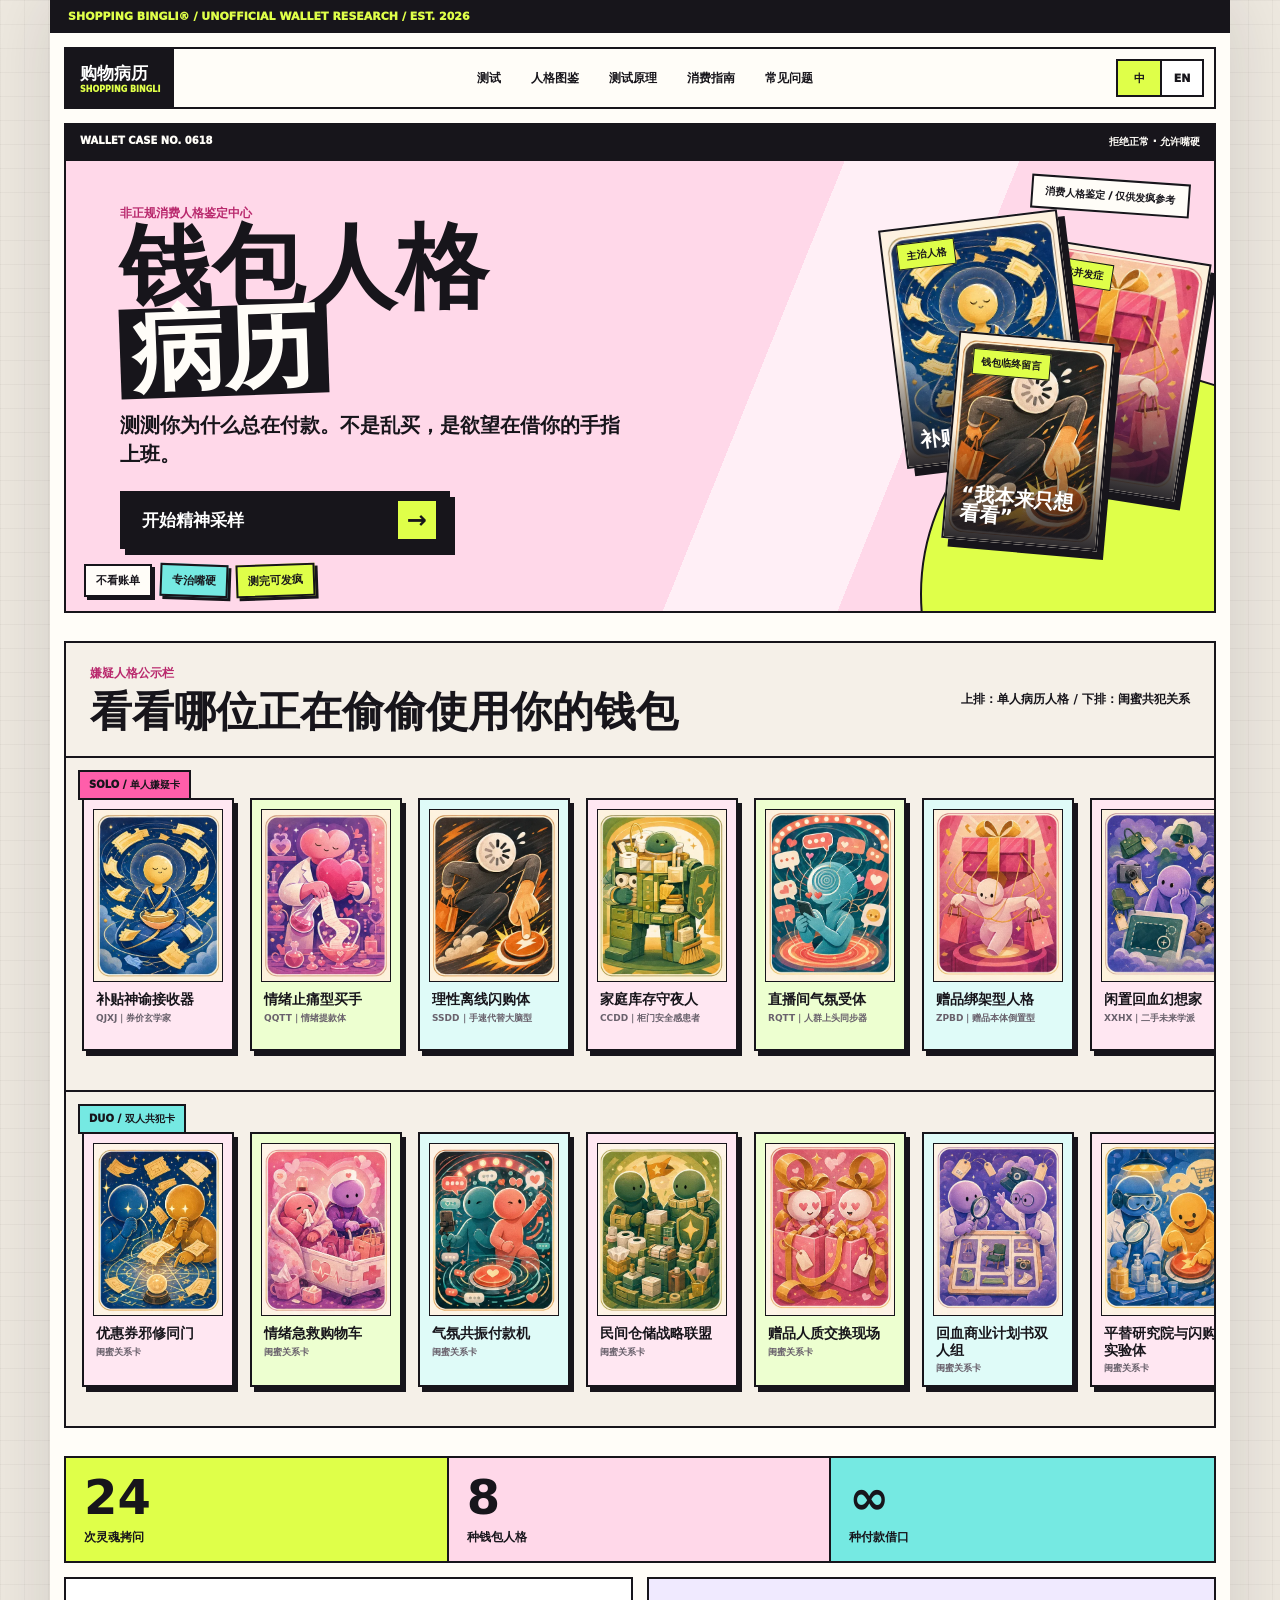
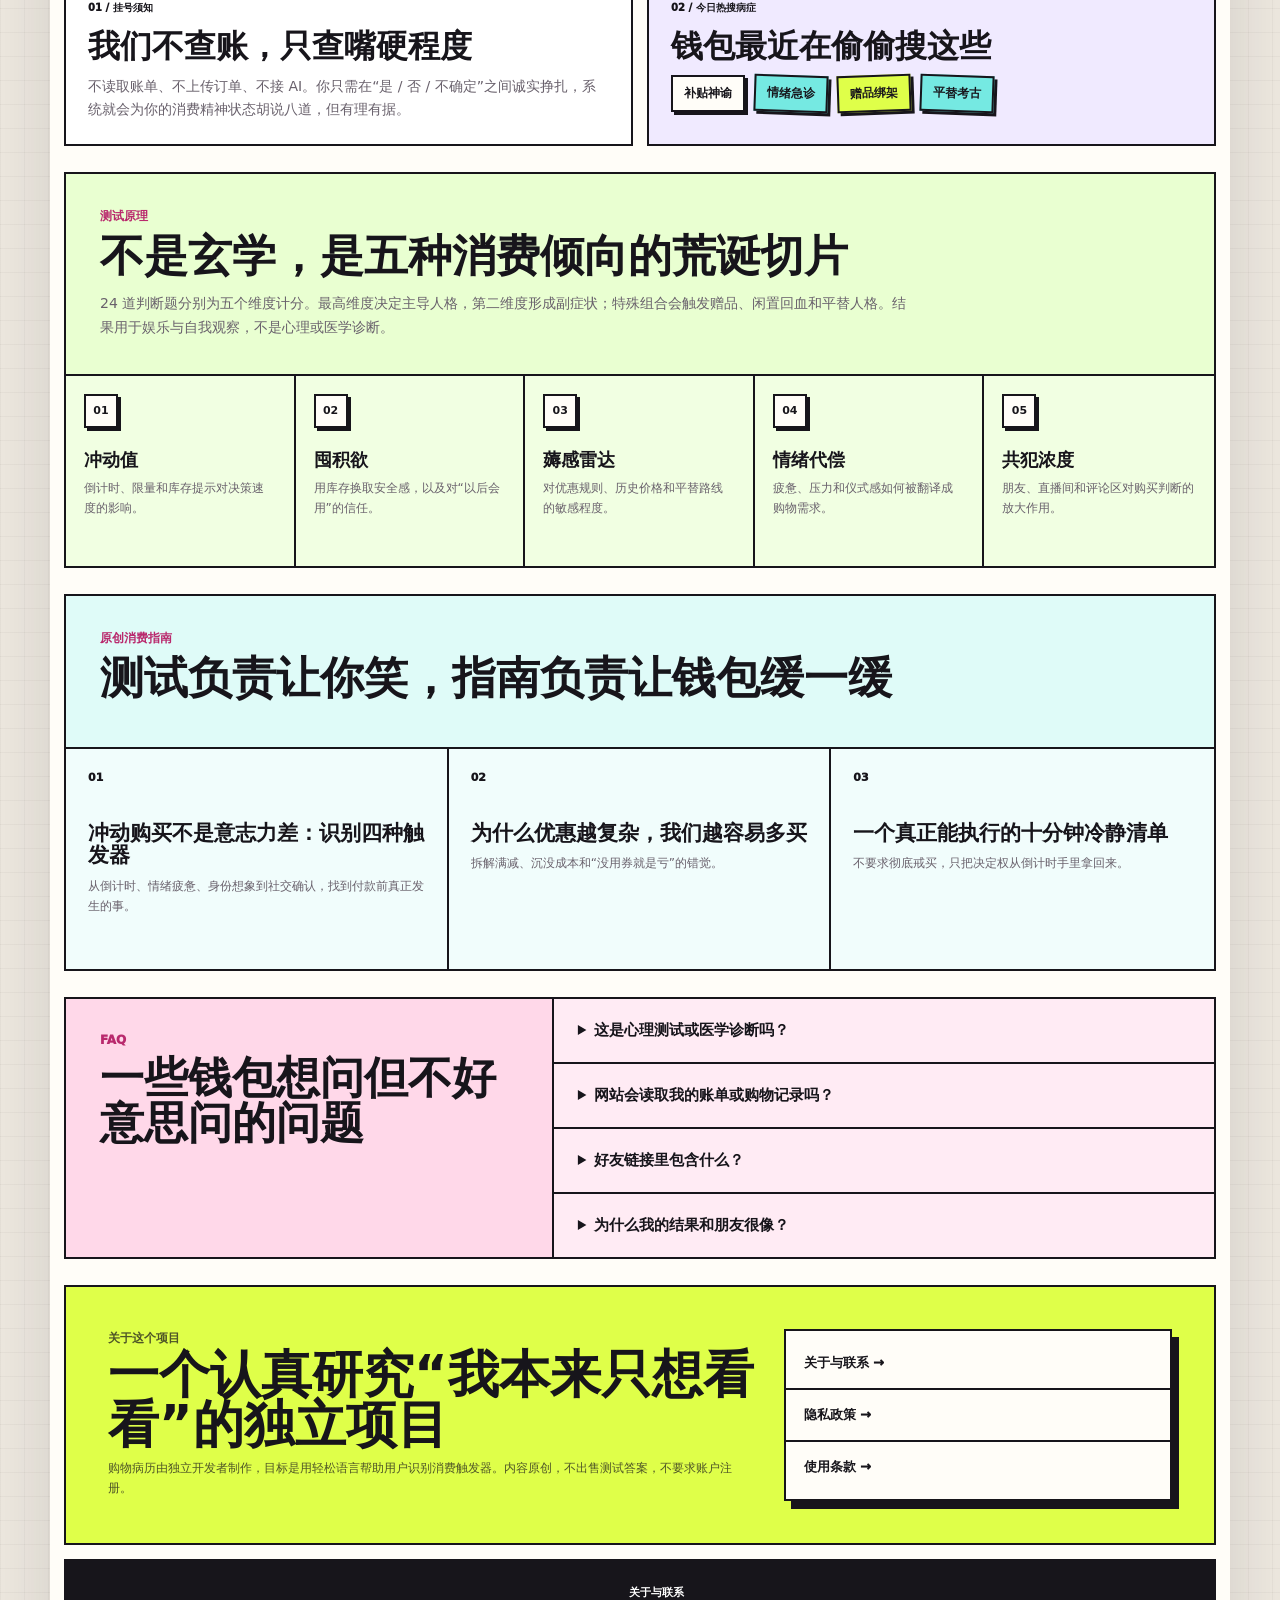
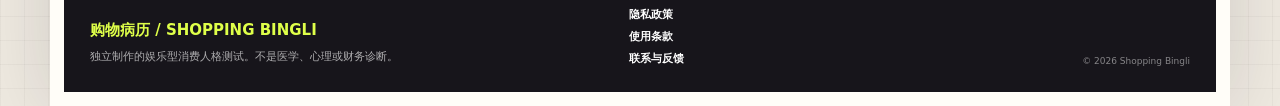
<file: index.html>
<!doctype html>
<html lang="zh-CN">
  <head>
    <meta charset="utf-8" />
    <meta name="viewport" content="width=device-width, initial-scale=1" />
    <meta
      name="description"
      content="购物病历，618 前先挂个号，测测你的钱包得了什么病。"
    />
    <meta property="og:title" content="购物病历｜测测你的钱包人格病历" />
    <meta property="og:description" content="不是乱买，是你的消费人格在发言。" />
    <meta property="og:type" content="website" />
    <meta property="og:url" content="https://bingli.200305.xyz/" />
    <meta property="og:image" content="https://bingli.200305.xyz/assets/share-cover.png" />
    <meta name="twitter:card" content="summary_large_image" />
    <meta name="twitter:title" content="购物病历｜测测你的钱包人格病历" />
    <meta name="twitter:description" content="不是乱买，是你的消费人格在发言。" />
    <meta name="twitter:image" content="https://bingli.200305.xyz/assets/share-cover.png" />
    <link rel="canonical" href="https://bingli.200305.xyz/" />
    <link rel="alternate" hreflang="zh-CN" href="https://bingli.200305.xyz/?lang=zh" />
    <link rel="alternate" hreflang="en" href="https://bingli.200305.xyz/?lang=en" />
    <link rel="alternate" hreflang="x-default" href="https://bingli.200305.xyz/" />
    <link rel="preload" as="image" href="./assets/image2/shopping-diagnosis-role-cards.webp" type="image/webp" />
    <link rel="preload" as="image" href="./assets/image2/shopping-diagnosis-duo-cards.webp" type="image/webp" />
    <title>购物病历 | 618 前先挂个号</title>
    <link rel="stylesheet" href="./styles.css?v=hero-controls-1" />
    <script
      defer
      src="https://cloud.umami.is/script.js"
      data-website-id="84d63d0f-6bb4-4ded-9f46-716afaa858d9"
    ></script>
  </head>
  <body>
    <main class="app-shell">
      <header class="site-header">
        <a class="site-brand" href="./" aria-label="购物病历首页">
          <span data-zh="购物病历" data-en="SHOPPING BINGLI">购物病历</span>
          <small>SHOPPING BINGLI</small>
        </a>
        <nav class="site-nav" aria-label="主导航">
          <a href="#test" data-zh="测试" data-en="Test">测试</a>
          <a href="#types" data-zh="人格图鉴" data-en="Types">人格图鉴</a>
          <a href="#method" data-zh="测试原理" data-en="Method">测试原理</a>
          <a href="#guides" data-zh="消费指南" data-en="Guides">消费指南</a>
          <a href="#faq" data-zh="常见问题" data-en="FAQ">常见问题</a>
        </nav>
        <div class="language-switch" role="group" aria-label="Language">
          <button type="button" data-lang-switch="zh" aria-pressed="true">中</button>
          <button type="button" data-lang-switch="en" aria-pressed="false">EN</button>
        </div>
      </header>

      <section id="homeView" class="view active" aria-labelledby="homeTitle">
        <div id="test" class="hero">
          <div class="hero-topline" aria-hidden="true">
            <span>WALLET CASE NO. 0618</span>
            <span data-zh="拒绝正常 · 允许嘴硬" data-en="NORMALITY OPTIONAL · DENIAL ALLOWED">拒绝正常 · 允许嘴硬</span>
          </div>

          <div class="hero-layout">
            <div class="hero-copy-block">
              <p class="eyebrow" data-zh="非正规消费人格鉴定中心" data-en="UNOFFICIAL SHOPPING PERSONALITY LAB">非正规消费人格鉴定中心</p>
              <h1 id="homeTitle">
                <span data-zh="钱包人格" data-en="WALLET">钱包人格</span><br />
                <em data-zh="病历" data-en="PERSONALITY">病历</em>
              </h1>
              <p class="hero-copy" data-zh="测测你为什么总在付款。不是乱买，是欲望在借你的手指上班。" data-en="Find out why you keep checking out. It is not random shopping; desire has borrowed your fingers for a shift.">
                测测你为什么总在付款。不是乱买，是欲望在借你的手指上班。
              </p>
              <button id="startBtn" class="primary-button hero-cta">
                <span data-zh="开始精神采样" data-en="START THE TEST">开始精神采样</span>
                <b aria-hidden="true">→</b>
              </button>
            </div>

            <div class="hero-deck" aria-hidden="true">
              <div class="deck-card deck-card-a">
                <span data-zh="主治人格" data-en="PRIMARY TYPE">主治人格</span>
                <strong data-zh="补贴神谕接收器" data-en="SUBSIDY ORACLE">补贴神谕接收器</strong>
              </div>
              <div class="deck-card deck-card-b">
                <span data-zh="高危并发症" data-en="HIGH-RISK SIDE EFFECT">高危并发症</span>
                <strong data-zh="赠品绑架" data-en="FREE-GIFT HOSTAGE">赠品绑架</strong>
              </div>
              <div class="deck-card deck-card-c">
                <span data-zh="钱包临终留言" data-en="LAST WALLET MESSAGE">钱包临终留言</span>
                <strong data-zh="“我本来只想看看”" data-en="“I WAS JUST LOOKING”">“我本来只想看看”</strong>
              </div>
            </div>
          </div>

          <div class="hero-stickers" aria-hidden="true">
            <span data-zh="不看账单" data-en="NO BANK DATA">不看账单</span>
            <span data-zh="专治嘴硬" data-en="DENIAL FRIENDLY">专治嘴硬</span>
            <span data-zh="测完可发疯" data-en="MEME-READY RESULT">测完可发疯</span>
          </div>
        </div>

        <section id="types" class="role-showcase" aria-labelledby="roleShowcaseTitle">
          <div class="role-showcase-head">
            <div>
              <p class="eyebrow" data-zh="嫌疑人格公示栏" data-en="PERSONALITY SUSPECT BOARD">嫌疑人格公示栏</p>
              <h2 id="roleShowcaseTitle" data-zh="看看哪位正在偷偷使用你的钱包" data-en="Meet the personality secretly operating your wallet">看看哪位正在偷偷使用你的钱包</h2>
            </div>
            <span data-zh="上排：单人病历人格 / 下排：闺蜜共犯关系" data-en="Top: solo personality files / Bottom: friend accomplice files">上排：单人病历人格 / 下排：闺蜜共犯关系</span>
          </div>
          <div
            id="roleMarquee"
            class="role-marquee"
            role="button"
            tabindex="0"
            aria-pressed="false"
            data-aria-zh="暂停或继续人格卡片滚动"
            data-aria-en="Pause or resume the personality cards"
          ></div>
        </section>

        <div class="quick-stats" aria-label="产品特点">
          <div>
            <strong>24</strong>
            <span data-zh="次灵魂拷问" data-en="honest questions">次灵魂拷问</span>
          </div>
          <div>
            <strong>8</strong>
            <span data-zh="种钱包人格" data-en="wallet personalities">种钱包人格</span>
          </div>
          <div>
            <strong>∞</strong>
            <span data-zh="种付款借口" data-en="checkout excuses">种付款借口</span>
          </div>
        </div>

        <section class="panel">
          <p class="panel-index" data-zh="01 / 挂号须知" data-en="01 / BEFORE YOU START">01 / 挂号须知</p>
          <h2 data-zh="我们不查账，只查嘴硬程度" data-en="We do not inspect your bank account. We inspect your excuses.">我们不查账，只查嘴硬程度</h2>
          <p data-zh="不读取账单、不上传订单、不接 AI。你只需在“是 / 否 / 不确定”之间诚实挣扎，系统就会为你的消费精神状态胡说八道，但有理有据。" data-en="No bank statements, order uploads or AI profiling. Choose Yes, No or Not sure. The scoring system turns your answers into a playful, evidence-based wallet personality.">
            不读取账单、不上传订单、不接 AI。你只需在“是 / 否 / 不确定”之间诚实挣扎，
            系统就会为你的消费精神状态胡说八道，但有理有据。
          </p>
        </section>

        <section class="panel compact">
          <p class="panel-index" data-zh="02 / 今日热搜病症" data-en="02 / TRENDING WALLET SYMPTOMS">02 / 今日热搜病症</p>
          <h2 data-zh="钱包最近在偷偷搜这些" data-en="Your wallet has been privately searching these terms">钱包最近在偷偷搜这些</h2>
          <div class="tag-cloud">
            <span data-zh="补贴神谕" data-en="Subsidy oracle">补贴神谕</span>
            <span data-zh="情绪急诊" data-en="Mood emergency">情绪急诊</span>
            <span data-zh="赠品绑架" data-en="Gift hostage">赠品绑架</span>
            <span data-zh="平替考古" data-en="Dupe archaeology">平替考古</span>
          </div>
        </section>

        <section id="method" class="content-section method-section">
          <div class="section-heading">
            <p class="eyebrow" data-zh="测试原理" data-en="HOW IT WORKS">测试原理</p>
            <h2 data-zh="不是玄学，是五种消费倾向的荒诞切片" data-en="Not mysticism: five shopping tendencies in an absurd lab coat">不是玄学，是五种消费倾向的荒诞切片</h2>
            <p data-zh="24 道判断题分别为五个维度计分。最高维度决定主导人格，第二维度形成副症状；特殊组合会触发赠品、闲置回血和平替人格。结果用于娱乐与自我观察，不是心理或医学诊断。" data-en="Twenty-four questions score five dimensions. Your highest dimension determines the core type; the second creates a secondary pattern. Special combinations unlock gift, resale and dupe types. Results are for entertainment and self-reflection, not medical or psychological diagnosis.">
              24 道判断题分别为五个维度计分。最高维度决定主导人格，第二维度形成副症状；特殊组合会触发赠品、闲置回血和平替人格。结果用于娱乐与自我观察，不是心理或医学诊断。
            </p>
          </div>
          <div class="dimension-explainer">
            <article><b>01</b><h3 data-zh="冲动值" data-en="Impulse">冲动值</h3><p data-zh="倒计时、限量和库存提示对决策速度的影响。" data-en="How countdowns, scarcity and urgency accelerate decisions.">倒计时、限量和库存提示对决策速度的影响。</p></article>
            <article><b>02</b><h3 data-zh="囤积欲" data-en="Stockpiling">囤积欲</h3><p data-zh="用库存换取安全感，以及对“以后会用”的信任。" data-en="Using inventory as security and trusting that future use will arrive.">用库存换取安全感，以及对“以后会用”的信任。</p></article>
            <article><b>03</b><h3 data-zh="薅感雷达" data-en="Deal radar">薅感雷达</h3><p data-zh="对优惠规则、历史价格和平替路线的敏感程度。" data-en="Sensitivity to coupons, price history and alternative products.">对优惠规则、历史价格和平替路线的敏感程度。</p></article>
            <article><b>04</b><h3 data-zh="情绪代偿" data-en="Mood spending">情绪代偿</h3><p data-zh="疲惫、压力和仪式感如何被翻译成购物需求。" data-en="How fatigue, stress and ritual become shopping needs.">疲惫、压力和仪式感如何被翻译成购物需求。</p></article>
            <article><b>05</b><h3 data-zh="共犯浓度" data-en="Social influence">共犯浓度</h3><p data-zh="朋友、直播间和评论区对购买判断的放大作用。" data-en="How friends, livestreams and comments amplify purchase intent.">朋友、直播间和评论区对购买判断的放大作用。</p></article>
          </div>
        </section>

        <section id="guides" class="content-section guide-section">
          <div class="section-heading">
            <p class="eyebrow" data-zh="原创消费指南" data-en="ORIGINAL SHOPPING GUIDES">原创消费指南</p>
            <h2 data-zh="测试负责让你笑，指南负责让钱包缓一缓" data-en="The test makes you laugh. The guides give your wallet a break.">测试负责让你笑，指南负责让钱包缓一缓</h2>
          </div>
          <div class="guide-grid">
            <a href="./guide-impulse.html"><span>01</span><h3 data-zh="冲动购买不是意志力差：识别四种触发器" data-en="Impulse buying is not weak willpower: four triggers to notice">冲动购买不是意志力差：识别四种触发器</h3><p data-zh="从倒计时、情绪疲惫、身份想象到社交确认，找到付款前真正发生的事。" data-en="Countdowns, fatigue, identity projection and social approval: what really happens before checkout.">从倒计时、情绪疲惫、身份想象到社交确认，找到付款前真正发生的事。</p></a>
            <a href="./guide-discounts.html"><span>02</span><h3 data-zh="为什么优惠越复杂，我们越容易多买" data-en="Why complex discounts often make us buy more">为什么优惠越复杂，我们越容易多买</h3><p data-zh="拆解满减、沉没成本和“没用券就是亏”的错觉。" data-en="How thresholds, sunk costs and unused-coupon anxiety distort value.">拆解满减、沉没成本和“没用券就是亏”的错觉。</p></a>
            <a href="./guide-cooling-off.html"><span>03</span><h3 data-zh="一个真正能执行的十分钟冷静清单" data-en="A ten-minute cooling-off checklist you can actually use">一个真正能执行的十分钟冷静清单</h3><p data-zh="不要求彻底戒买，只把决定权从倒计时手里拿回来。" data-en="Not a shopping ban; a practical way to take decisions back from countdown timers.">不要求彻底戒买，只把决定权从倒计时手里拿回来。</p></a>
          </div>
        </section>

        <section id="faq" class="content-section faq-section">
          <div class="section-heading">
            <p class="eyebrow">FAQ</p>
            <h2 data-zh="一些钱包想问但不好意思问的问题" data-en="Questions your wallet wants to ask anonymously">一些钱包想问但不好意思问的问题</h2>
          </div>
          <div class="faq-list">
            <details><summary data-zh="这是心理测试或医学诊断吗？" data-en="Is this a psychological or medical diagnosis?">这是心理测试或医学诊断吗？</summary><p data-zh="不是。本产品是基于常见消费情境制作的娱乐型自我观察工具，不替代任何专业评估或财务建议。" data-en="No. This is an entertainment and self-reflection tool based on common shopping situations. It does not replace professional assessment or financial advice.">不是。本产品是基于常见消费情境制作的娱乐型自我观察工具，不替代任何专业评估或财务建议。</p></details>
            <details><summary data-zh="网站会读取我的账单或购物记录吗？" data-en="Does the site read my bank statements or purchase history?">网站会读取我的账单或购物记录吗？</summary><p data-zh="不会。测试只在浏览器中计算选择结果，不需要登录，也不会上传订单、账单或支付信息。" data-en="No. Answers are scored in your browser. No login, order upload, bank data or payment information is required.">不会。测试只在浏览器中计算选择结果，不需要登录，也不会上传订单、账单或支付信息。</p></details>
            <details><summary data-zh="好友链接里包含什么？" data-en="What is included in a friend link?">好友链接里包含什么？</summary><p data-zh="链接包含生成搭档结果所需的测试类型和维度数据。请只分享给你信任的人，不要把链接当作私密存储空间。" data-en="The link contains the personality type and dimension scores needed to create a duo result. Share it only with people you trust.">链接包含生成搭档结果所需的测试类型和维度数据。请只分享给你信任的人，不要把链接当作私密存储空间。</p></details>
            <details><summary data-zh="为什么我的结果和朋友很像？" data-en="Why is my result similar to my friend’s?">为什么我的结果和朋友很像？</summary><p data-zh="主结果由最高计分维度决定。相似的购物场景和答案可能得到同类人格，但第二维度和五维分数仍会形成差异。" data-en="The highest-scoring dimension determines the main type. Similar shopping situations can produce the same type, while secondary dimensions still differ.">主结果由最高计分维度决定。相似的购物场景和答案可能得到同类人格，但第二维度和五维分数仍会形成差异。</p></details>
          </div>
        </section>

        <section class="content-section trust-section">
          <div>
            <p class="eyebrow" data-zh="关于这个项目" data-en="ABOUT THIS PROJECT">关于这个项目</p>
            <h2 data-zh="一个认真研究“我本来只想看看”的独立项目" data-en="An independent project seriously studying “I was just looking”">一个认真研究“我本来只想看看”的独立项目</h2>
            <p data-zh="购物病历由独立开发者制作，目标是用轻松语言帮助用户识别消费触发器。内容原创，不出售测试答案，不要求账户注册。" data-en="Shopping Bingli is an independent project using playful language to help people notice shopping triggers. Content is original, results are not sold, and no account is required.">购物病历由独立开发者制作，目标是用轻松语言帮助用户识别消费触发器。内容原创，不出售测试答案，不要求账户注册。</p>
          </div>
          <div class="trust-links">
            <a href="./about.html" data-zh="关于与联系 →" data-en="About & contact →">关于与联系 →</a>
            <a href="./privacy.html" data-zh="隐私政策 →" data-en="Privacy policy →">隐私政策 →</a>
            <a href="./terms.html" data-zh="使用条款 →" data-en="Terms of use →">使用条款 →</a>
          </div>
        </section>
      </section>

      <section id="quizView" class="view" aria-labelledby="quizTitle">
        <header class="topline">
          <button id="backHomeBtn" class="icon-button" aria-label="返回首页" data-aria-zh="返回首页" data-aria-en="Back home">‹</button>
          <div>
            <p class="eyebrow" data-ui="quizEyebrow">症状采样中</p>
            <h1 id="quizTitle" data-ui="quizTitle">抽象诊室卡</h1>
          </div>
          <span id="questionCount" class="count-pill">1/24</span>
        </header>

        <div class="progress-track" aria-hidden="true">
          <div id="progressBar" class="progress-fill"></div>
        </div>

        <section class="question-card">
          <p id="questionKicker" class="question-kicker"></p>
          <h2 id="questionText"></h2>
          <div id="optionList" class="option-list"></div>
        </section>
      </section>

      <section id="resultView" class="view" aria-labelledby="resultTitle">
        <header class="topline">
          <button id="restartTopBtn" class="icon-button" aria-label="重新测试" data-aria-zh="重新测试" data-aria-en="Retake test">‹</button>
          <div>
            <p class="eyebrow" data-ui="resultEyebrow">诊断完成</p>
            <h1 id="resultTitle" data-ui="resultTitle">你的钱包人格档案</h1>
          </div>
          <span id="dangerPill" class="count-pill"></span>
        </header>

        <article id="diagnosisCard" class="diagnosis-card">
          <div class="stamp" data-ui="clinic">618 门诊</div>
          <p class="eyebrow" data-ui="reportEyebrow">抽象病历梗图报告</p>
          <h2 id="diagnosisName"></h2>
          <p id="diagnosisSubtype" class="diagnosis-code"></p>
          <p id="diagnosisSubtitle" class="diagnosis-subtitle"></p>
          <div id="resultTags" class="result-tags" aria-label="结果摘要标签"></div>

          <figure class="role-card">
            <div id="roleCardArt" class="role-card-art" role="img" aria-label=""></div>
          </figure>

          <div class="danger-row">
            <span data-ui="danger">钱包危险等级</span>
            <strong id="dangerStars"></strong>
          </div>

          <dl class="report-list">
            <div class="wide">
              <dt data-ui="persona">人格切片</dt>
              <dd id="personaText"></dd>
            </div>
            <div class="wide">
              <dt data-ui="verdict">精神状态</dt>
              <dd id="verdictText"></dd>
            </div>
            <div>
              <dt data-ui="symptom">钱包雷区</dt>
              <dd id="symptomText"></dd>
            </div>
            <div>
              <dt data-ui="scene">高发场景</dt>
              <dd id="sceneText"></dd>
            </div>
            <div>
              <dt data-ui="prescription">今日处方</dt>
              <dd id="prescriptionText"></dd>
            </div>
            <div>
              <dt data-ui="advice">复查提醒</dt>
              <dd id="adviceText"></dd>
            </div>
          </dl>

          <div class="dimension-grid" id="dimensionGrid"></div>
        </article>

        <section id="friendPanel" class="friend-panel hidden">
          <p class="eyebrow" data-ui="friendEyebrow">闺蜜钱包搭档测试</p>
          <h2 id="friendTitle"></h2>
          <div id="pairCardArt" class="pair-card-art" role="img" aria-label=""></div>
          <dl class="pair-report">
            <div>
              <dt data-ui="friendRisk">一起逛街危险指数</dt>
              <dd id="friendText"></dd>
            </div>
            <div>
              <dt data-ui="friendWhy">为什么会这样</dt>
              <dd id="friendBasis"></dd>
            </div>
            <div>
              <dt data-ui="friendAdvice">相处建议</dt>
              <dd id="friendAdvice"></dd>
            </div>
          </dl>
        </section>

        <canvas id="shareCanvas" width="1080" height="1440" aria-label="购物病历分享图"></canvas>

        <label class="invite-field">
          <span data-ui="inviteLabel">朋友挂号链接</span>
          <input id="inviteLinkField" readonly />
        </label>

        <div class="action-grid">
          <button id="saveImageBtn" class="primary-button" data-ui="shareImage">生成分享图</button>
          <button id="inviteBtn" class="secondary-button" data-ui="inviteFriend">让朋友也挂号</button>
          <button id="copyInviteBtn" class="secondary-button" data-ui="copyLink">复制邀请链接</button>
          <button id="restartBtn" class="ghost-button" data-ui="restart">重新测试</button>
        </div>
      </section>

      <footer class="site-footer">
        <div>
          <strong data-zh="购物病历 / SHOPPING BINGLI" data-en="SHOPPING BINGLI / WALLET PERSONALITY LAB">购物病历 / SHOPPING BINGLI</strong>
          <p data-zh="独立制作的娱乐型消费人格测试。不是医学、心理或财务诊断。" data-en="An independent entertainment-based shopping personality test. Not medical, psychological or financial diagnosis.">独立制作的娱乐型消费人格测试。不是医学、心理或财务诊断。</p>
        </div>
        <nav aria-label="页脚导航">
          <a href="./about.html" data-zh="关于与联系" data-en="About & contact">关于与联系</a>
          <a href="./privacy.html" data-zh="隐私政策" data-en="Privacy">隐私政策</a>
          <a href="./terms.html" data-zh="使用条款" data-en="Terms">使用条款</a>
          <a href="https://github.com/T0305/shopping-bingli/issues" target="_blank" rel="noreferrer" data-zh="联系与反馈" data-en="Contact & feedback">联系与反馈</a>
        </nav>
        <small>© 2026 Shopping Bingli</small>
      </footer>
    </main>

    <button
      id="backToTopBtn"
      class="back-to-top"
      type="button"
      data-aria-zh="返回顶部"
      data-aria-en="Back to top"
      aria-label="返回顶部"
      title="返回顶部"
    >
      <span aria-hidden="true">↑</span>
    </button>
    <div id="toast" class="toast" role="status" aria-live="polite"></div>
    <script src="./translations.js?v=english-polish-1"></script>
    <script src="./app.js?v=hero-controls-1"></script>
  </body>
</html>
</file>
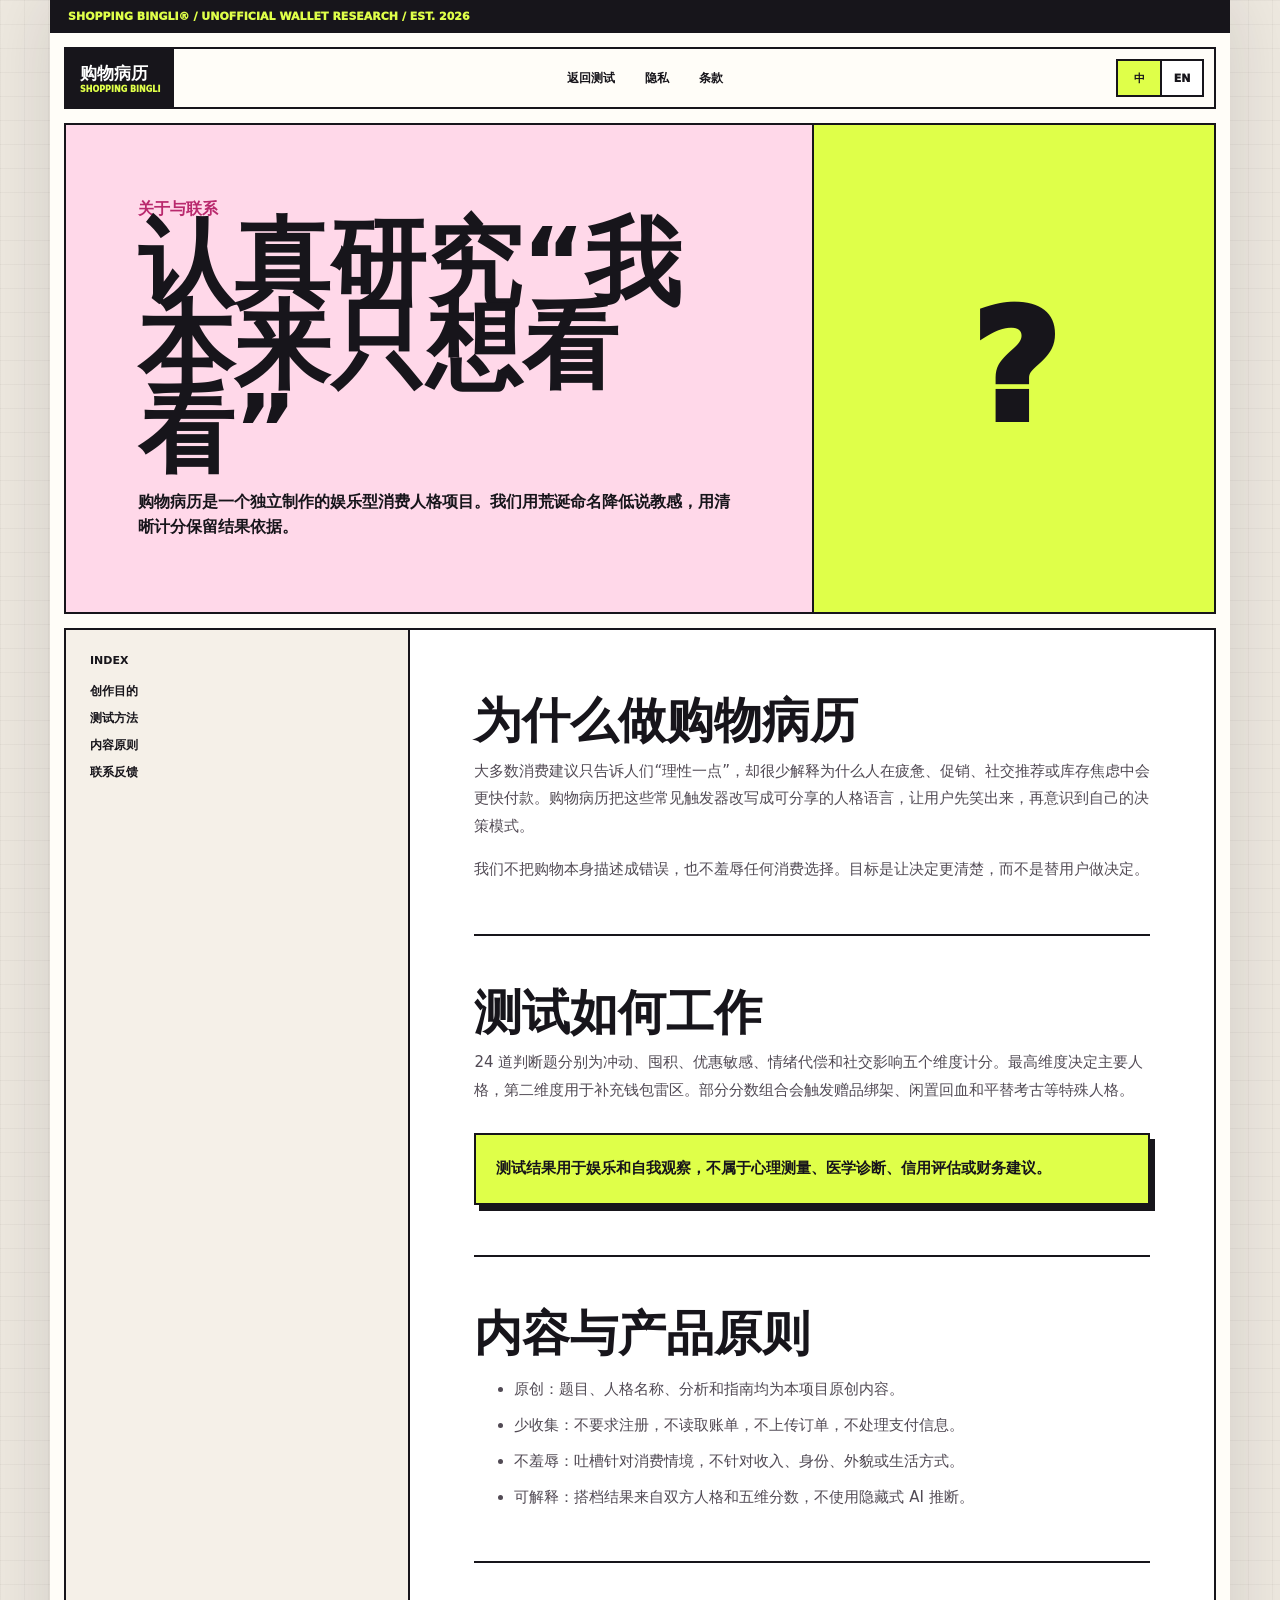
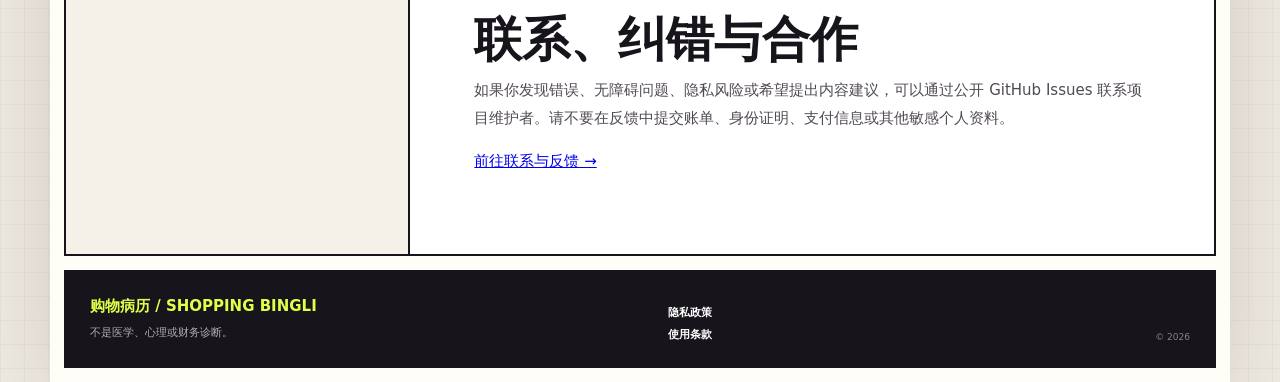
<file: about.html>
<!doctype html>
<html lang="zh-CN">
  <head>
    <meta charset="utf-8" />
    <meta name="viewport" content="width=device-width, initial-scale=1" />
    <meta name="description" content="了解购物病历的创作目的、测试方法、内容原则与联系渠道。" />
    <link rel="canonical" href="https://bingli.200305.xyz/about.html" />
    <title>关于购物病历</title>
    <link rel="stylesheet" href="./styles.css?v=mobile-title-1" />
  </head>
  <body data-title-zh="关于购物病历" data-title-en="About Shopping Bingli" data-description-zh="了解购物病历的创作目的、测试方法、内容原则与联系渠道。" data-description-en="Learn about the purpose, method, editorial principles and contact channel of Shopping Bingli.">
    <main class="app-shell editorial-page">
      <header class="site-header">
        <a class="site-brand" href="./"><span data-zh="购物病历" data-en="SHOPPING BINGLI">购物病历</span><small>SHOPPING BINGLI</small></a>
        <nav class="site-nav"><a href="./" data-zh="返回测试" data-en="Back to test">返回测试</a><a href="./privacy.html" data-zh="隐私" data-en="Privacy">隐私</a><a href="./terms.html" data-zh="条款" data-en="Terms">条款</a></nav>
        <div class="language-switch"><button type="button" data-lang-switch="zh">中</button><button type="button" data-lang-switch="en">EN</button></div>
      </header>

      <section class="editorial-hero">
        <div>
          <p class="eyebrow" data-zh="关于与联系" data-en="ABOUT & CONTACT">关于与联系</p>
          <h1 data-zh="认真研究“我本来只想看看”" data-en="SERIOUSLY STUDYING “I WAS JUST LOOKING”">认真研究“我本来只想看看”</h1>
          <p data-zh="购物病历是一个独立制作的娱乐型消费人格项目。我们用荒诞命名降低说教感，用清晰计分保留结果依据。" data-en="Shopping Bingli is an independently made entertainment project about shopping personalities. Absurd names reduce judgment; transparent scoring keeps the results grounded.">购物病历是一个独立制作的娱乐型消费人格项目。我们用荒诞命名降低说教感，用清晰计分保留结果依据。</p>
        </div>
        <div class="editorial-hero-mark">?</div>
      </section>

      <div class="editorial-body">
        <aside class="editorial-toc"><strong>INDEX</strong><a href="#purpose" data-zh="创作目的" data-en="Purpose">创作目的</a><a href="#method" data-zh="测试方法" data-en="Method">测试方法</a><a href="#principles" data-zh="内容原则" data-en="Principles">内容原则</a><a href="#contact" data-zh="联系反馈" data-en="Contact">联系反馈</a></aside>
        <article class="editorial-copy">
          <section id="purpose">
            <h2 data-zh="为什么做购物病历" data-en="Why Shopping Bingli exists">为什么做购物病历</h2>
            <p data-zh="大多数消费建议只告诉人们“理性一点”，却很少解释为什么人在疲惫、促销、社交推荐或库存焦虑中会更快付款。购物病历把这些常见触发器改写成可分享的人格语言，让用户先笑出来，再意识到自己的决策模式。" data-en="Most shopping advice simply says “be rational,” without explaining why fatigue, promotions, social approval and scarcity accelerate checkout. Shopping Bingli turns those triggers into shareable personality language, helping people laugh first and then notice their own decision patterns.">大多数消费建议只告诉人们“理性一点”，却很少解释为什么人在疲惫、促销、社交推荐或库存焦虑中会更快付款。购物病历把这些常见触发器改写成可分享的人格语言，让用户先笑出来，再意识到自己的决策模式。</p>
            <p data-zh="我们不把购物本身描述成错误，也不羞辱任何消费选择。目标是让决定更清楚，而不是替用户做决定。" data-en="We do not treat shopping itself as a mistake or shame anyone’s choices. The goal is clearer decisions, not decisions made on someone else’s behalf.">我们不把购物本身描述成错误，也不羞辱任何消费选择。目标是让决定更清楚，而不是替用户做决定。</p>
          </section>
          <section id="method">
            <h2 data-zh="测试如何工作" data-en="How the test works">测试如何工作</h2>
            <p data-zh="24 道判断题分别为冲动、囤积、优惠敏感、情绪代偿和社交影响五个维度计分。最高维度决定主要人格，第二维度用于补充钱包雷区。部分分数组合会触发赠品绑架、闲置回血和平替考古等特殊人格。" data-en="Twenty-four questions score impulse, stockpiling, deal sensitivity, mood spending and social influence. The highest dimension determines the main personality; the second adds a wallet trigger. Certain combinations unlock special gift, resale and dupe types.">24 道判断题分别为冲动、囤积、优惠敏感、情绪代偿和社交影响五个维度计分。最高维度决定主要人格，第二维度用于补充钱包雷区。部分分数组合会触发赠品绑架、闲置回血和平替考古等特殊人格。</p>
            <div class="editorial-note"><p data-zh="测试结果用于娱乐和自我观察，不属于心理测量、医学诊断、信用评估或财务建议。" data-en="Results are for entertainment and self-reflection. They are not psychological measurement, medical diagnosis, credit assessment or financial advice.">测试结果用于娱乐和自我观察，不属于心理测量、医学诊断、信用评估或财务建议。</p></div>
          </section>
          <section id="principles">
            <h2 data-zh="内容与产品原则" data-en="Editorial and product principles">内容与产品原则</h2>
            <ul>
              <li data-zh="原创：题目、人格名称、分析和指南均为本项目原创内容。" data-en="Originality: questions, personality names, analysis and guides are original project content.">原创：题目、人格名称、分析和指南均为本项目原创内容。</li>
              <li data-zh="少收集：不要求注册，不读取账单，不上传订单，不处理支付信息。" data-en="Data minimization: no account, bank statement, order upload or payment information is required.">少收集：不要求注册，不读取账单，不上传订单，不处理支付信息。</li>
              <li data-zh="不羞辱：吐槽针对消费情境，不针对收入、身份、外貌或生活方式。" data-en="No shaming: jokes target shopping situations, not income, identity, appearance or lifestyle.">不羞辱：吐槽针对消费情境，不针对收入、身份、外貌或生活方式。</li>
              <li data-zh="可解释：搭档结果来自双方人格和五维分数，不使用隐藏式 AI 推断。" data-en="Explainability: duo results come from both personality types and five scores, without hidden AI inference.">可解释：搭档结果来自双方人格和五维分数，不使用隐藏式 AI 推断。</li>
            </ul>
          </section>
          <section id="contact">
            <h2 data-zh="联系、纠错与合作" data-en="Contact, corrections and collaboration">联系、纠错与合作</h2>
            <p data-zh="如果你发现错误、无障碍问题、隐私风险或希望提出内容建议，可以通过公开 GitHub Issues 联系项目维护者。请不要在反馈中提交账单、身份证明、支付信息或其他敏感个人资料。" data-en="For errors, accessibility issues, privacy concerns or editorial suggestions, contact the maintainer through public GitHub Issues. Do not include bank statements, identity documents, payment information or other sensitive personal data.">如果你发现错误、无障碍问题、隐私风险或希望提出内容建议，可以通过公开 GitHub Issues 联系项目维护者。请不要在反馈中提交账单、身份证明、支付信息或其他敏感个人资料。</p>
            <p><a href="https://github.com/T0305/shopping-bingli/issues" target="_blank" rel="noreferrer" data-zh="前往联系与反馈 →" data-en="Open contact & feedback →">前往联系与反馈 →</a></p>
          </section>
        </article>
      </div>

      <footer class="site-footer"><div><strong data-zh="购物病历 / SHOPPING BINGLI" data-en="SHOPPING BINGLI / WALLET PERSONALITY LAB">购物病历 / SHOPPING BINGLI</strong><p data-zh="不是医学、心理或财务诊断。" data-en="Not medical, psychological or financial diagnosis.">不是医学、心理或财务诊断。</p></div><nav><a href="./privacy.html" data-zh="隐私政策" data-en="Privacy">隐私政策</a><a href="./terms.html" data-zh="使用条款" data-en="Terms">使用条款</a></nav><small>© 2026</small></footer>
    </main>
    <script src="./site.js?v=content-i18n-1"></script>
  </body>
</html>
</file>
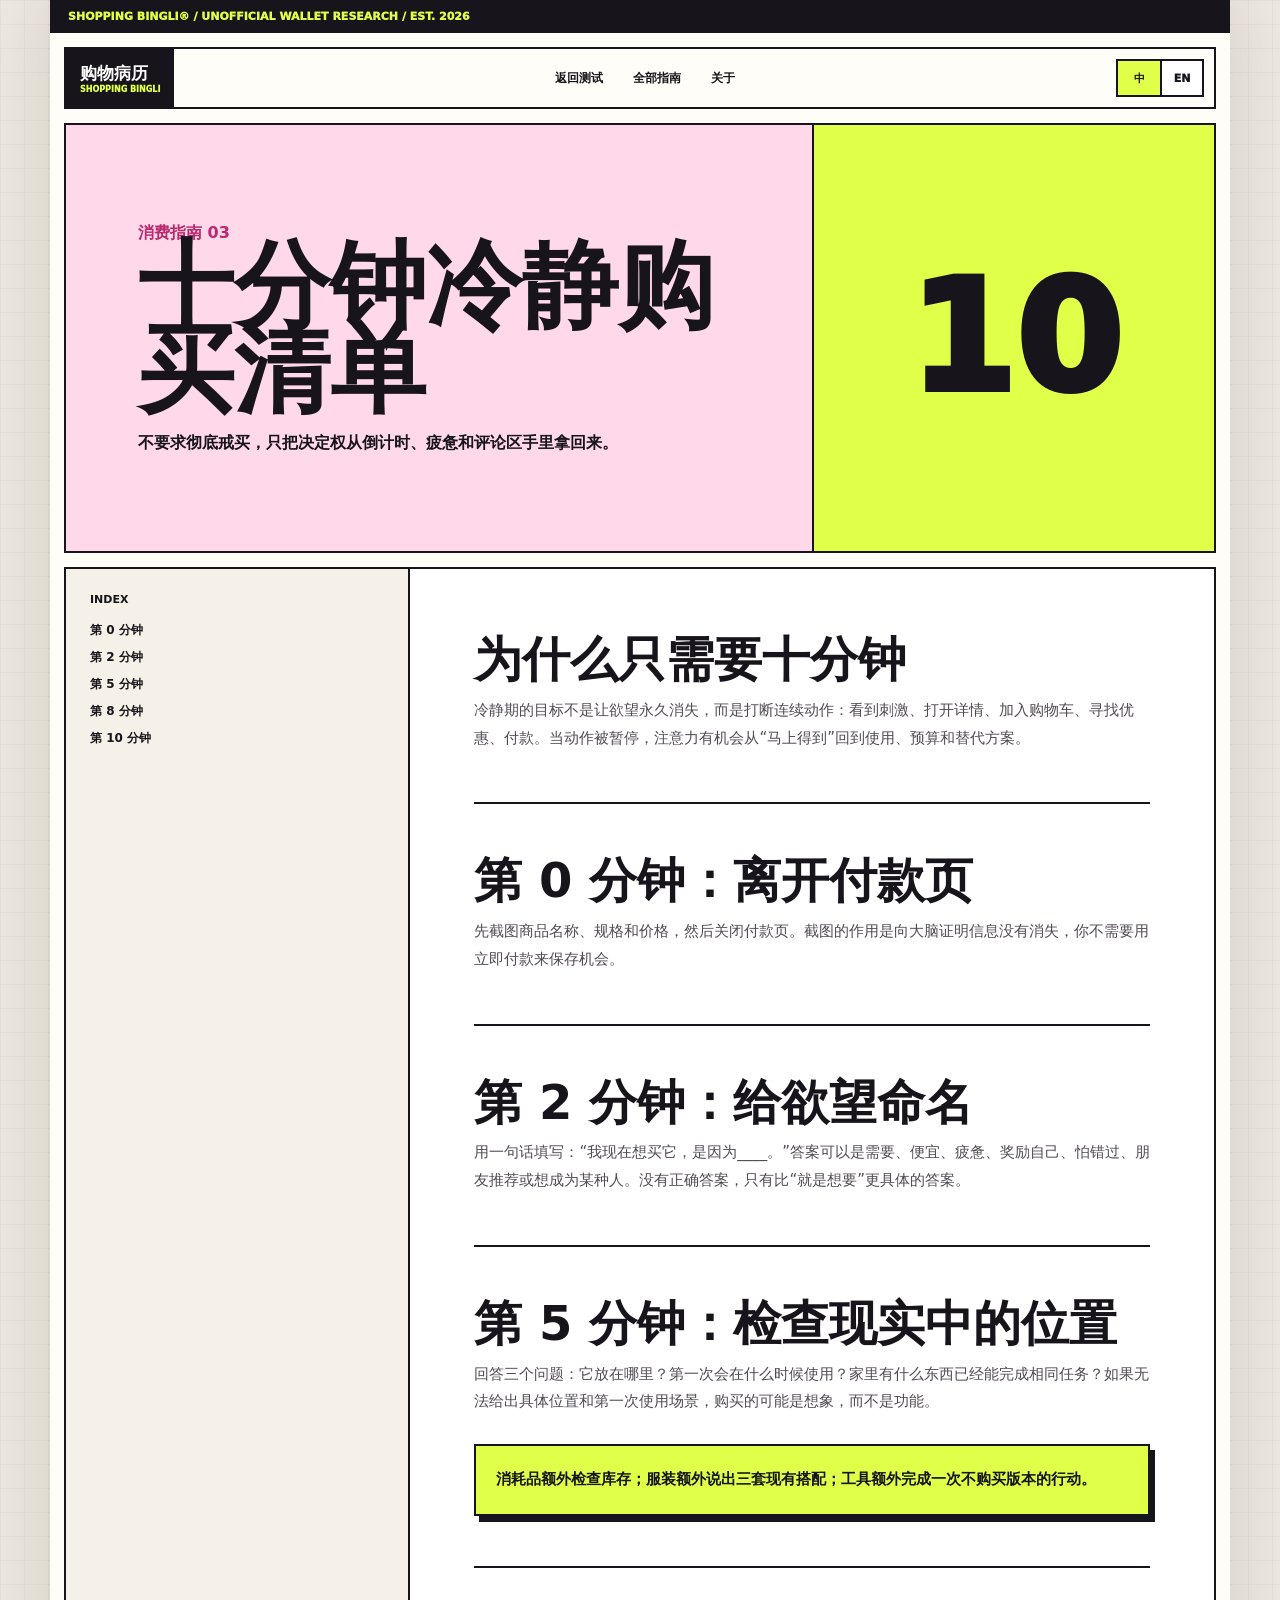
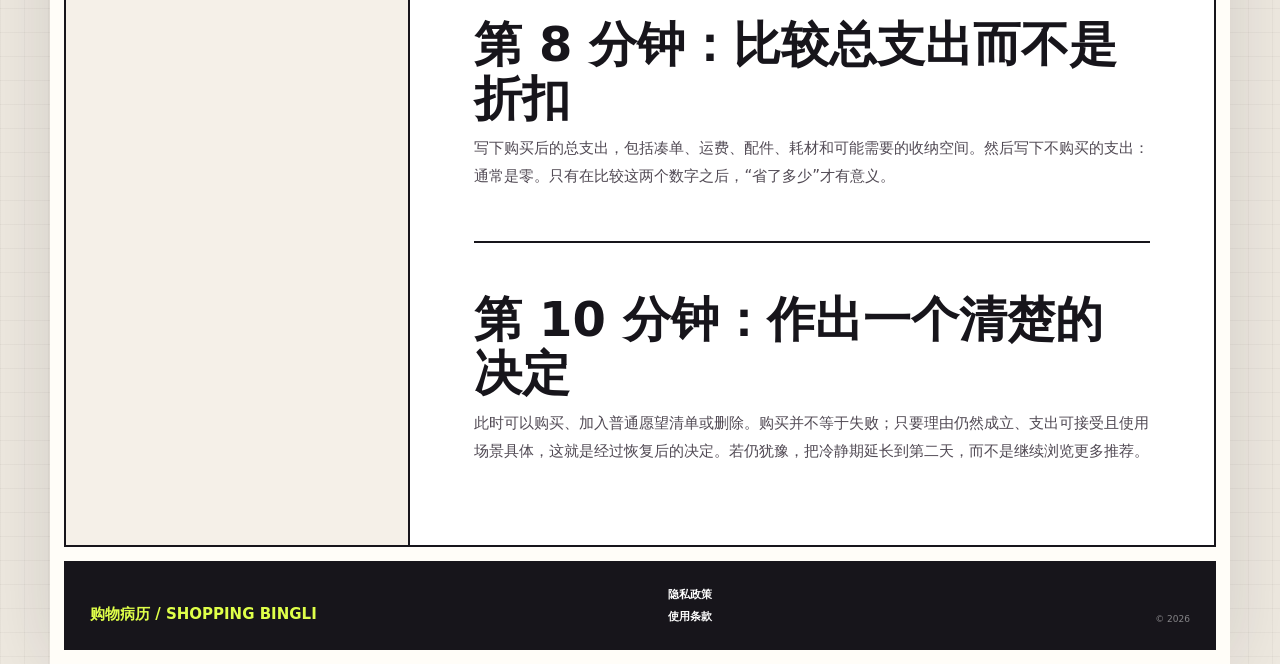
<file: guide-cooling-off.html>
<!doctype html>
<html lang="zh-CN">
  <head>
    <meta charset="utf-8" />
    <meta name="viewport" content="width=device-width, initial-scale=1" />
    <meta name="description" content="一个不要求戒买、只用十分钟恢复判断力的付款前清单。" />
    <link rel="canonical" href="https://bingli.200305.xyz/guide-cooling-off.html" />
    <title>十分钟冷静购买清单｜购物病历</title>
    <link rel="stylesheet" href="./styles.css?v=mobile-title-1" />
  </head>
  <body data-title-zh="十分钟冷静购买清单｜购物病历" data-title-en="A Ten-Minute Cooling-Off Checklist | Shopping Bingli" data-description-zh="一个不要求戒买、只用十分钟恢复判断力的付款前清单。" data-description-en="A practical ten-minute pre-checkout checklist that does not require giving up shopping.">
    <main class="app-shell editorial-page">
      <header class="site-header"><a class="site-brand" href="./"><span data-zh="购物病历" data-en="SHOPPING BINGLI">购物病历</span><small>SHOPPING BINGLI</small></a><nav class="site-nav"><a href="./" data-zh="返回测试" data-en="Back to test">返回测试</a><a href="./#guides" data-zh="全部指南" data-en="All guides">全部指南</a><a href="./about.html" data-zh="关于" data-en="About">关于</a></nav><div class="language-switch"><button type="button" data-lang-switch="zh">中</button><button type="button" data-lang-switch="en">EN</button></div></header>
      <section class="editorial-hero"><div><p class="eyebrow" data-zh="消费指南 03" data-en="SHOPPING GUIDE 03">消费指南 03</p><h1 data-zh="十分钟冷静购买清单" data-en="THE TEN-MINUTE COOLING-OFF CHECKLIST">十分钟冷静购买清单</h1><p data-zh="不要求彻底戒买，只把决定权从倒计时、疲惫和评论区手里拿回来。" data-en="Not a shopping ban. Just a way to take decisions back from countdowns, fatigue and comment sections.">不要求彻底戒买，只把决定权从倒计时、疲惫和评论区手里拿回来。</p></div><div class="editorial-hero-mark">10</div></section>
      <div class="editorial-body">
        <aside class="editorial-toc"><strong>INDEX</strong><a href="#minute0" data-zh="第 0 分钟" data-en="Minute 0">第 0 分钟</a><a href="#minute2" data-zh="第 2 分钟" data-en="Minute 2">第 2 分钟</a><a href="#minute5" data-zh="第 5 分钟" data-en="Minute 5">第 5 分钟</a><a href="#minute8" data-zh="第 8 分钟" data-en="Minute 8">第 8 分钟</a><a href="#minute10" data-zh="第 10 分钟" data-en="Minute 10">第 10 分钟</a></aside>
        <article class="editorial-copy">
          <section><h2 data-zh="为什么只需要十分钟" data-en="Why ten minutes can help">为什么只需要十分钟</h2><p data-zh="冷静期的目标不是让欲望永久消失，而是打断连续动作：看到刺激、打开详情、加入购物车、寻找优惠、付款。当动作被暂停，注意力有机会从“马上得到”回到使用、预算和替代方案。" data-en="The goal is not to erase desire forever. It is to interrupt a continuous sequence: stimulus, product page, cart, coupon search, payment. A pause lets attention return to use, budget and alternatives.">冷静期的目标不是让欲望永久消失，而是打断连续动作：看到刺激、打开详情、加入购物车、寻找优惠、付款。当动作被暂停，注意力有机会从“马上得到”回到使用、预算和替代方案。</p></section>
          <section id="minute0"><h2 data-zh="第 0 分钟：离开付款页" data-en="Minute 0: leave checkout">第 0 分钟：离开付款页</h2><p data-zh="先截图商品名称、规格和价格，然后关闭付款页。截图的作用是向大脑证明信息没有消失，你不需要用立即付款来保存机会。" data-en="Screenshot the product name, specification and price, then close checkout. The screenshot reassures your brain that the information has not disappeared and payment is not required to preserve the opportunity.">先截图商品名称、规格和价格，然后关闭付款页。截图的作用是向大脑证明信息没有消失，你不需要用立即付款来保存机会。</p></section>
          <section id="minute2"><h2 data-zh="第 2 分钟：给欲望命名" data-en="Minute 2: name the desire">第 2 分钟：给欲望命名</h2><p data-zh="用一句话填写：“我现在想买它，是因为____。”答案可以是需要、便宜、疲惫、奖励自己、怕错过、朋友推荐或想成为某种人。没有正确答案，只有比“就是想要”更具体的答案。" data-en="Complete one sentence: “I want this now because ____.” It may be need, price, fatigue, reward, fear of missing out, a friend’s recommendation or a future identity. There is no correct answer, only a more specific one.">用一句话填写：“我现在想买它，是因为____。”答案可以是需要、便宜、疲惫、奖励自己、怕错过、朋友推荐或想成为某种人。没有正确答案，只有比“就是想要”更具体的答案。</p></section>
          <section id="minute5"><h2 data-zh="第 5 分钟：检查现实中的位置" data-en="Minute 5: locate it in real life">第 5 分钟：检查现实中的位置</h2><p data-zh="回答三个问题：它放在哪里？第一次会在什么时候使用？家里有什么东西已经能完成相同任务？如果无法给出具体位置和第一次使用场景，购买的可能是想象，而不是功能。" data-en="Answer three questions: Where will it live? When will it first be used? What already performs the same task? If there is no concrete place or first-use situation, the purchase may be an imagined life rather than a function.">回答三个问题：它放在哪里？第一次会在什么时候使用？家里有什么东西已经能完成相同任务？如果无法给出具体位置和第一次使用场景，购买的可能是想象，而不是功能。</p><div class="editorial-note"><p data-zh="消耗品额外检查库存；服装额外说出三套现有搭配；工具额外完成一次不购买版本的行动。" data-en="For consumables, check inventory. For clothing, name three outfits. For tools, try one version of the activity without buying.">消耗品额外检查库存；服装额外说出三套现有搭配；工具额外完成一次不购买版本的行动。</p></div></section>
          <section id="minute8"><h2 data-zh="第 8 分钟：比较总支出而不是折扣" data-en="Minute 8: compare spending, not discount">第 8 分钟：比较总支出而不是折扣</h2><p data-zh="写下购买后的总支出，包括凑单、运费、配件、耗材和可能需要的收纳空间。然后写下不购买的支出：通常是零。只有在比较这两个数字之后，“省了多少”才有意义。" data-en="Write total spending including filler items, shipping, accessories, refills and storage. Then write the cost of not buying, usually zero. Only after comparing those numbers does “how much I saved” become meaningful.">写下购买后的总支出，包括凑单、运费、配件、耗材和可能需要的收纳空间。然后写下不购买的支出：通常是零。只有在比较这两个数字之后，“省了多少”才有意义。</p></section>
          <section id="minute10"><h2 data-zh="第 10 分钟：作出一个清楚的决定" data-en="Minute 10: make a clear decision">第 10 分钟：作出一个清楚的决定</h2><p data-zh="此时可以购买、加入普通愿望清单或删除。购买并不等于失败；只要理由仍然成立、支出可接受且使用场景具体，这就是经过恢复后的决定。若仍犹豫，把冷静期延长到第二天，而不是继续浏览更多推荐。" data-en="Now buy, move it to a normal wish list, or delete it. Buying is not failure. If the reason still holds, spending is acceptable and use is concrete, the decision has recovered. If uncertainty remains, extend the pause until tomorrow instead of consuming more recommendations.">此时可以购买、加入普通愿望清单或删除。购买并不等于失败；只要理由仍然成立、支出可接受且使用场景具体，这就是经过恢复后的决定。若仍犹豫，把冷静期延长到第二天，而不是继续浏览更多推荐。</p></section>
        </article>
      </div>
      <footer class="site-footer"><div><strong data-zh="购物病历 / SHOPPING BINGLI" data-en="SHOPPING BINGLI / WALLET PERSONALITY LAB">购物病历 / SHOPPING BINGLI</strong></div><nav><a href="./privacy.html" data-zh="隐私政策" data-en="Privacy">隐私政策</a><a href="./terms.html" data-zh="使用条款" data-en="Terms">使用条款</a></nav><small>© 2026</small></footer>
    </main>
    <script src="./site.js?v=content-i18n-1"></script>
  </body>
</html>
</file>
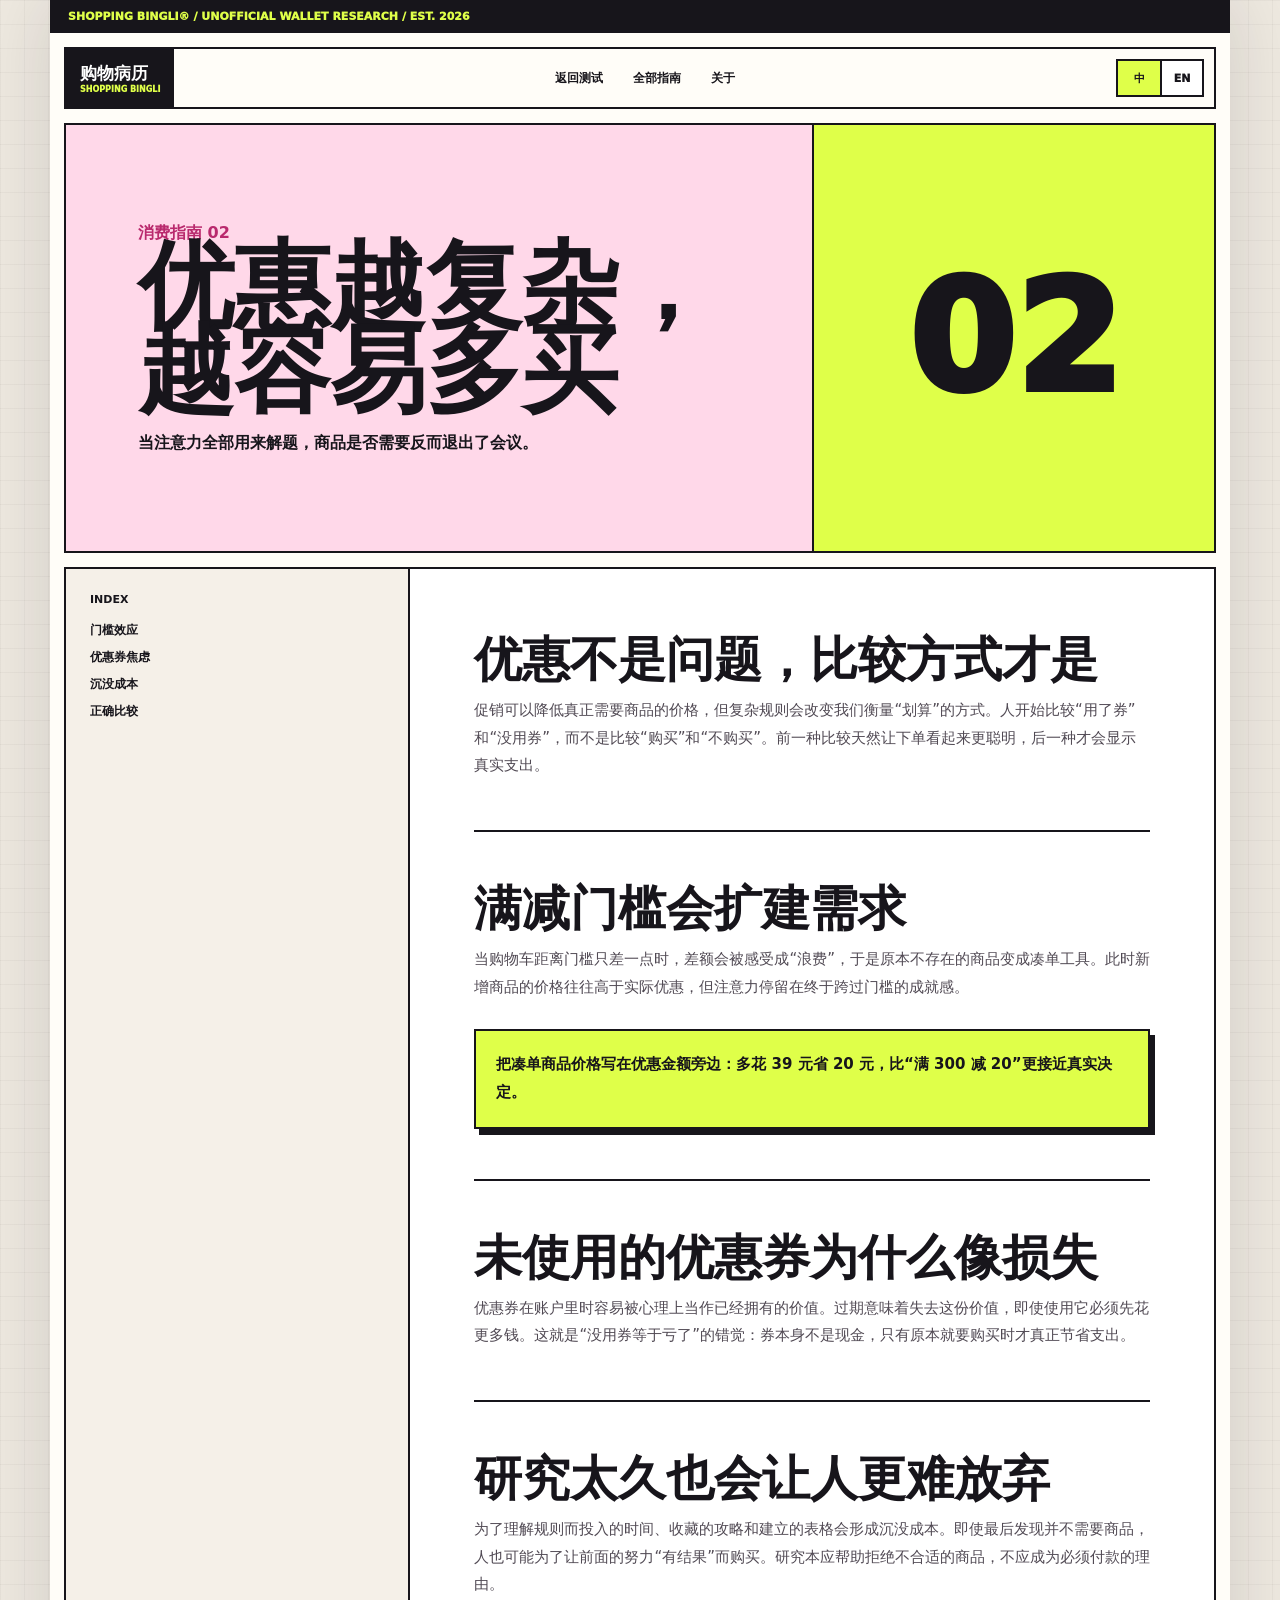
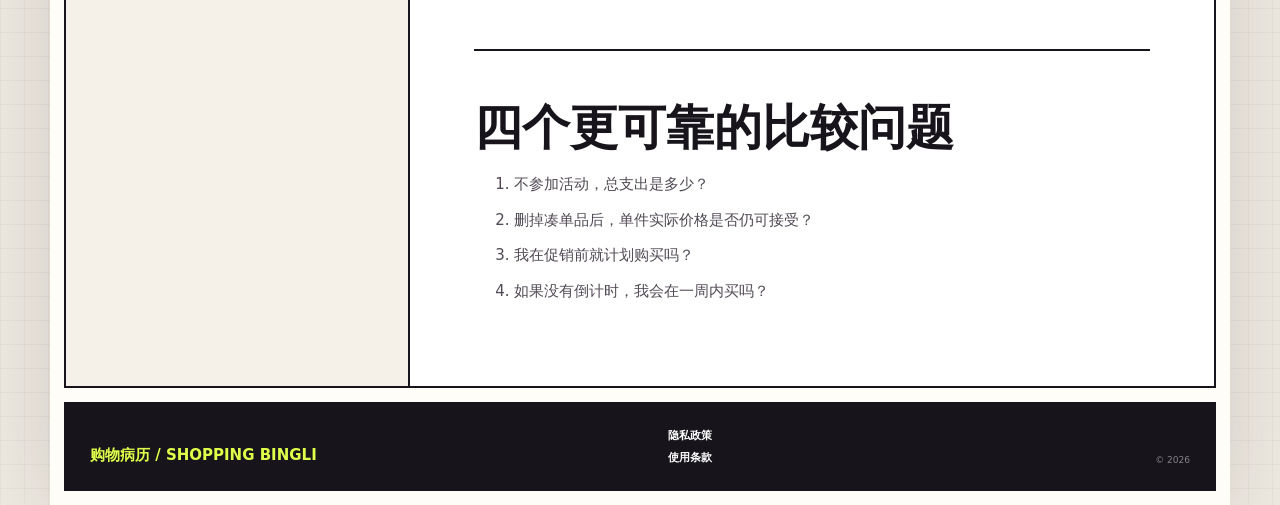
<file: guide-discounts.html>
<!doctype html>
<html lang="zh-CN">
  <head>
    <meta charset="utf-8" />
    <meta name="viewport" content="width=device-width, initial-scale=1" />
    <meta name="description" content="理解满减门槛、优惠券焦虑和复杂规则为什么让我们买得更多。" />
    <link rel="canonical" href="https://bingli.200305.xyz/guide-discounts.html" />
    <title>为什么优惠越复杂越容易多买｜购物病历</title>
    <link rel="stylesheet" href="./styles.css?v=mobile-title-1" />
  </head>
  <body data-title-zh="为什么优惠越复杂越容易多买｜购物病历" data-title-en="Why Complex Discounts Make Us Buy More | Shopping Bingli" data-description-zh="理解满减门槛、优惠券焦虑和复杂规则为什么让我们买得更多。" data-description-en="Understand how thresholds, coupon anxiety and complex promotion rules encourage extra spending.">
    <main class="app-shell editorial-page">
      <header class="site-header"><a class="site-brand" href="./"><span data-zh="购物病历" data-en="SHOPPING BINGLI">购物病历</span><small>SHOPPING BINGLI</small></a><nav class="site-nav"><a href="./" data-zh="返回测试" data-en="Back to test">返回测试</a><a href="./#guides" data-zh="全部指南" data-en="All guides">全部指南</a><a href="./about.html" data-zh="关于" data-en="About">关于</a></nav><div class="language-switch"><button type="button" data-lang-switch="zh">中</button><button type="button" data-lang-switch="en">EN</button></div></header>
      <section class="editorial-hero"><div><p class="eyebrow" data-zh="消费指南 02" data-en="SHOPPING GUIDE 02">消费指南 02</p><h1 data-zh="优惠越复杂，越容易多买" data-en="COMPLEX DISCOUNTS MAKE US BUY MORE">优惠越复杂，越容易多买</h1><p data-zh="当注意力全部用来解题，商品是否需要反而退出了会议。" data-en="When all attention is spent solving the promotion, whether the product is needed quietly leaves the meeting.">当注意力全部用来解题，商品是否需要反而退出了会议。</p></div><div class="editorial-hero-mark">02</div></section>
      <div class="editorial-body">
        <aside class="editorial-toc"><strong>INDEX</strong><a href="#threshold" data-zh="门槛效应" data-en="Thresholds">门槛效应</a><a href="#coupon" data-zh="优惠券焦虑" data-en="Coupon anxiety">优惠券焦虑</a><a href="#sunk" data-zh="沉没成本" data-en="Sunk cost">沉没成本</a><a href="#compare" data-zh="正确比较" data-en="Better comparison">正确比较</a></aside>
        <article class="editorial-copy">
          <section><h2 data-zh="优惠不是问题，比较方式才是" data-en="Discounts are not the problem; comparison is">优惠不是问题，比较方式才是</h2><p data-zh="促销可以降低真正需要商品的价格，但复杂规则会改变我们衡量“划算”的方式。人开始比较“用了券”和“没用券”，而不是比较“购买”和“不购买”。前一种比较天然让下单看起来更聪明，后一种才会显示真实支出。" data-en="Promotions can lower the price of something genuinely needed, but complicated rules change how value is measured. People compare using a coupon with not using it, rather than buying with not buying. The first comparison makes checkout look clever; the second reveals actual spending.">促销可以降低真正需要商品的价格，但复杂规则会改变我们衡量“划算”的方式。人开始比较“用了券”和“没用券”，而不是比较“购买”和“不购买”。前一种比较天然让下单看起来更聪明，后一种才会显示真实支出。</p></section>
          <section id="threshold"><h2 data-zh="满减门槛会扩建需求" data-en="Discount thresholds expand demand">满减门槛会扩建需求</h2><p data-zh="当购物车距离门槛只差一点时，差额会被感受成“浪费”，于是原本不存在的商品变成凑单工具。此时新增商品的价格往往高于实际优惠，但注意力停留在终于跨过门槛的成就感。" data-en="When a cart is just below a threshold, the gap feels wasteful. Products that were never needed become tools for completing the discount. Their cost may exceed the saving, while attention stays on the satisfaction of crossing the line.">当购物车距离门槛只差一点时，差额会被感受成“浪费”，于是原本不存在的商品变成凑单工具。此时新增商品的价格往往高于实际优惠，但注意力停留在终于跨过门槛的成就感。</p><div class="editorial-note"><p data-zh="把凑单商品价格写在优惠金额旁边：多花 39 元省 20 元，比“满 300 减 20”更接近真实决定。" data-en="Write the filler item next to the saving: “spend 39 to save 20” is more honest than “20 off 300.”">把凑单商品价格写在优惠金额旁边：多花 39 元省 20 元，比“满 300 减 20”更接近真实决定。</p></div></section>
          <section id="coupon"><h2 data-zh="未使用的优惠券为什么像损失" data-en="Why an unused coupon feels like a loss">未使用的优惠券为什么像损失</h2><p data-zh="优惠券在账户里时容易被心理上当作已经拥有的价值。过期意味着失去这份价值，即使使用它必须先花更多钱。这就是“没用券等于亏了”的错觉：券本身不是现金，只有原本就要购买时才真正节省支出。" data-en="A coupon in an account can feel like value already owned. Expiration then feels like a loss, even when using it requires spending more. A coupon is not cash; it reduces spending only when the purchase already made sense.">优惠券在账户里时容易被心理上当作已经拥有的价值。过期意味着失去这份价值，即使使用它必须先花更多钱。这就是“没用券等于亏了”的错觉：券本身不是现金，只有原本就要购买时才真正节省支出。</p></section>
          <section id="sunk"><h2 data-zh="研究太久也会让人更难放弃" data-en="Long research makes stopping harder">研究太久也会让人更难放弃</h2><p data-zh="为了理解规则而投入的时间、收藏的攻略和建立的表格会形成沉没成本。即使最后发现并不需要商品，人也可能为了让前面的努力“有结果”而购买。研究本应帮助拒绝不合适的商品，不应成为必须付款的理由。" data-en="Time spent decoding rules, saving guides and building spreadsheets becomes sunk cost. Even after discovering the product is unnecessary, checkout may feel required to give the effort a result. Research should help reject bad purchases, not demand payment.">为了理解规则而投入的时间、收藏的攻略和建立的表格会形成沉没成本。即使最后发现并不需要商品，人也可能为了让前面的努力“有结果”而购买。研究本应帮助拒绝不合适的商品，不应成为必须付款的理由。</p></section>
          <section id="compare"><h2 data-zh="四个更可靠的比较问题" data-en="Four more reliable comparison questions">四个更可靠的比较问题</h2><ol><li data-zh="不参加活动，总支出是多少？" data-en="What is total spending if I skip the promotion?">不参加活动，总支出是多少？</li><li data-zh="删掉凑单品后，单件实际价格是否仍可接受？" data-en="Without filler items, is the real unit price still acceptable?">删掉凑单品后，单件实际价格是否仍可接受？</li><li data-zh="我在促销前就计划购买吗？" data-en="Was this purchase planned before the promotion?">我在促销前就计划购买吗？</li><li data-zh="如果没有倒计时，我会在一周内买吗？" data-en="Without a countdown, would I buy it within a week?">如果没有倒计时，我会在一周内买吗？</li></ol></section>
        </article>
      </div>
      <footer class="site-footer"><div><strong data-zh="购物病历 / SHOPPING BINGLI" data-en="SHOPPING BINGLI / WALLET PERSONALITY LAB">购物病历 / SHOPPING BINGLI</strong></div><nav><a href="./privacy.html" data-zh="隐私政策" data-en="Privacy">隐私政策</a><a href="./terms.html" data-zh="使用条款" data-en="Terms">使用条款</a></nav><small>© 2026</small></footer>
    </main>
    <script src="./site.js?v=content-i18n-1"></script>
  </body>
</html>
</file>
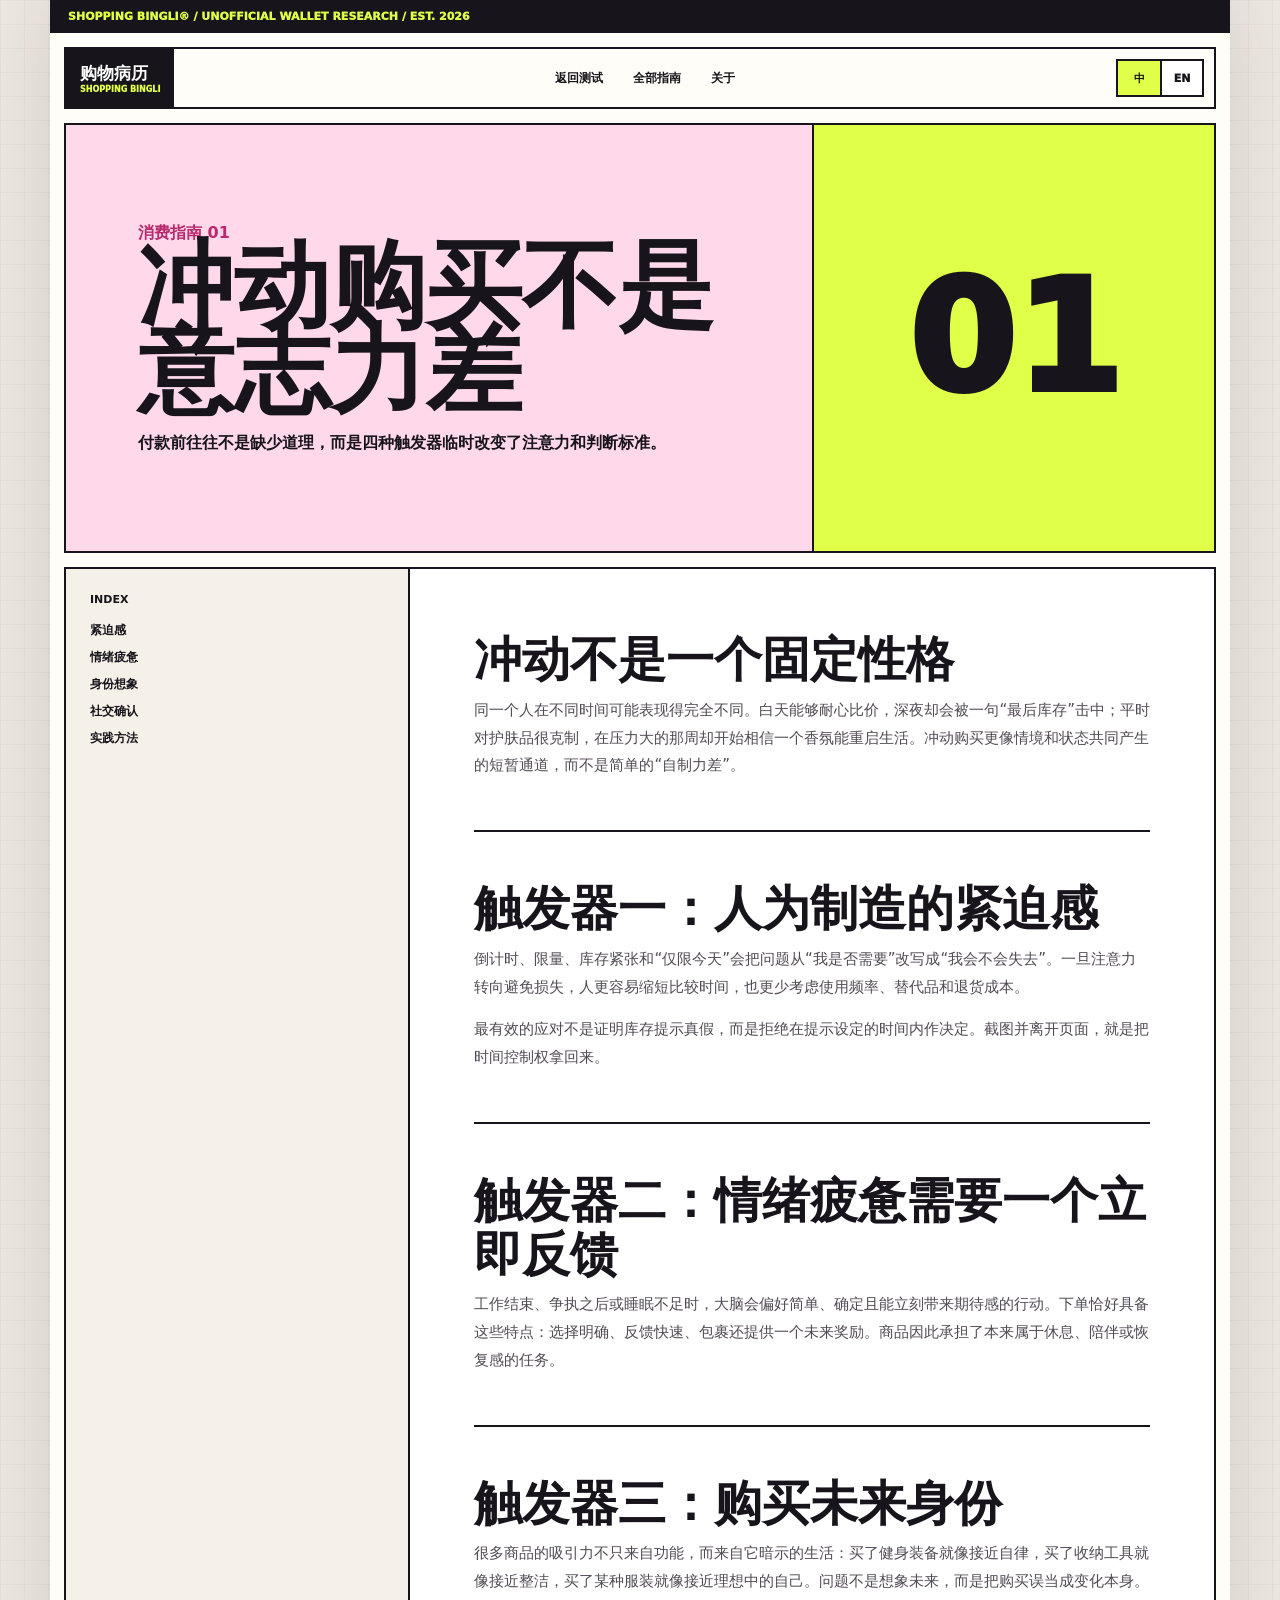
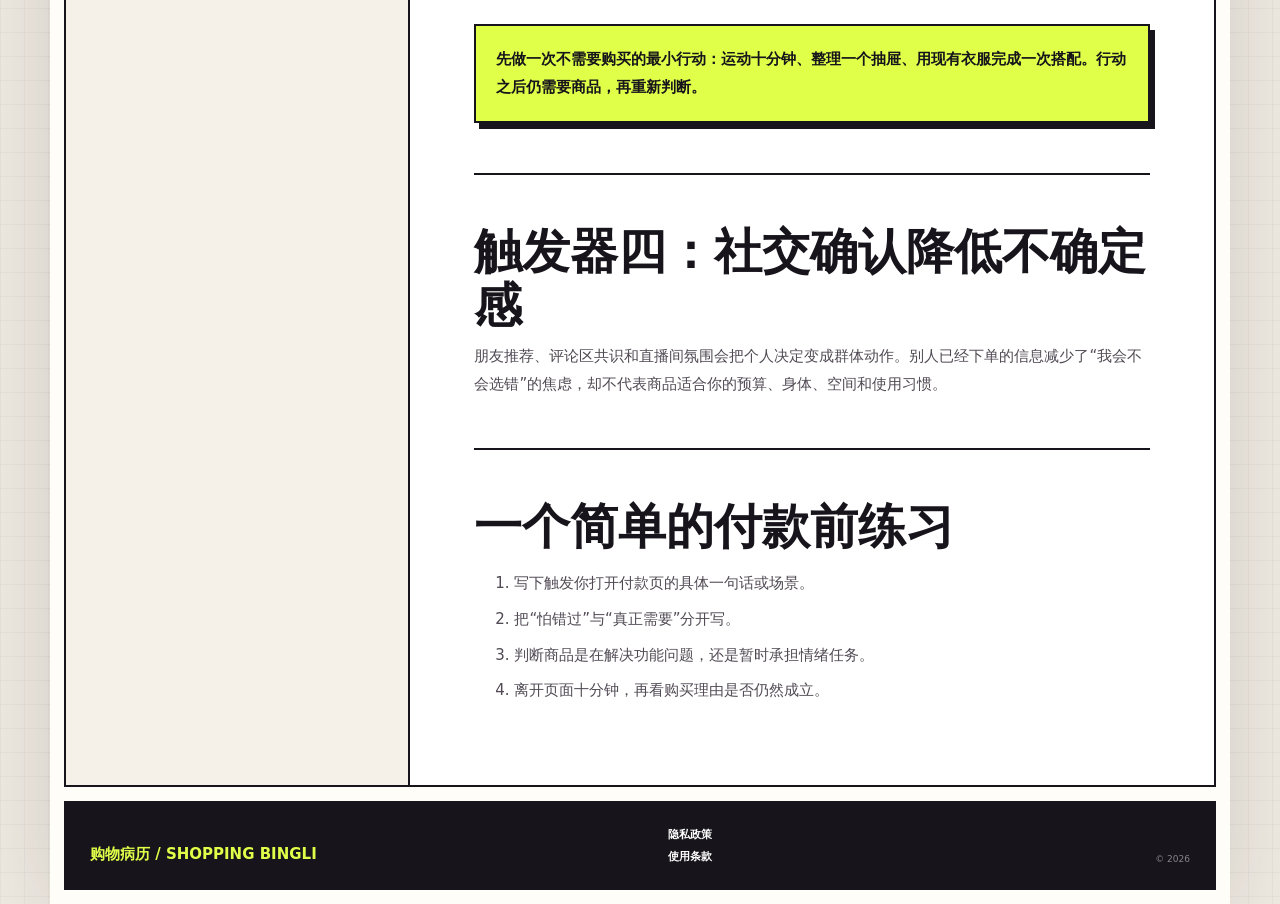
<file: guide-impulse.html>
<!doctype html>
<html lang="zh-CN">
  <head>
    <meta charset="utf-8" />
    <meta name="viewport" content="width=device-width, initial-scale=1" />
    <meta name="description" content="识别倒计时、情绪疲惫、身份想象和社交确认四种冲动购买触发器。" />
    <link rel="canonical" href="https://bingli.200305.xyz/guide-impulse.html" />
    <title>冲动购买的四种触发器｜购物病历</title>
    <link rel="stylesheet" href="./styles.css?v=mobile-title-1" />
  </head>
  <body data-title-zh="冲动购买的四种触发器｜购物病历" data-title-en="Four Impulse-Buying Triggers | Shopping Bingli" data-description-zh="识别倒计时、情绪疲惫、身份想象和社交确认四种冲动购买触发器。" data-description-en="Understand four common impulse-buying triggers: urgency, fatigue, identity projection and social approval.">
    <main class="app-shell editorial-page">
      <header class="site-header"><a class="site-brand" href="./"><span data-zh="购物病历" data-en="SHOPPING BINGLI">购物病历</span><small>SHOPPING BINGLI</small></a><nav class="site-nav"><a href="./" data-zh="返回测试" data-en="Back to test">返回测试</a><a href="./#guides" data-zh="全部指南" data-en="All guides">全部指南</a><a href="./about.html" data-zh="关于" data-en="About">关于</a></nav><div class="language-switch"><button type="button" data-lang-switch="zh">中</button><button type="button" data-lang-switch="en">EN</button></div></header>
      <section class="editorial-hero"><div><p class="eyebrow" data-zh="消费指南 01" data-en="SHOPPING GUIDE 01">消费指南 01</p><h1 data-zh="冲动购买不是意志力差" data-en="IMPULSE BUYING IS NOT WEAK WILLPOWER">冲动购买不是意志力差</h1><p data-zh="付款前往往不是缺少道理，而是四种触发器临时改变了注意力和判断标准。" data-en="Before checkout, the problem is often not missing knowledge. Four triggers temporarily change attention and the standard used to judge value.">付款前往往不是缺少道理，而是四种触发器临时改变了注意力和判断标准。</p></div><div class="editorial-hero-mark">01</div></section>
      <div class="editorial-body">
        <aside class="editorial-toc"><strong>INDEX</strong><a href="#urgency" data-zh="紧迫感" data-en="Urgency">紧迫感</a><a href="#emotion" data-zh="情绪疲惫" data-en="Emotional fatigue">情绪疲惫</a><a href="#identity" data-zh="身份想象" data-en="Identity projection">身份想象</a><a href="#social" data-zh="社交确认" data-en="Social approval">社交确认</a><a href="#practice" data-zh="实践方法" data-en="Practice">实践方法</a></aside>
        <article class="editorial-copy">
          <section><h2 data-zh="冲动不是一个固定性格" data-en="Impulse is not a fixed personality">冲动不是一个固定性格</h2><p data-zh="同一个人在不同时间可能表现得完全不同。白天能够耐心比价，深夜却会被一句“最后库存”击中；平时对护肤品很克制，在压力大的那周却开始相信一个香氛能重启生活。冲动购买更像情境和状态共同产生的短暂通道，而不是简单的“自制力差”。" data-en="The same person can behave differently across situations: carefully comparing prices during the day, then reacting to “last units” at midnight. Impulse buying is often a temporary channel created by context and state, not a permanent lack of self-control.">同一个人在不同时间可能表现得完全不同。白天能够耐心比价，深夜却会被一句“最后库存”击中；平时对护肤品很克制，在压力大的那周却开始相信一个香氛能重启生活。冲动购买更像情境和状态共同产生的短暂通道，而不是简单的“自制力差”。</p></section>
          <section id="urgency"><h2 data-zh="触发器一：人为制造的紧迫感" data-en="Trigger one: manufactured urgency">触发器一：人为制造的紧迫感</h2><p data-zh="倒计时、限量、库存紧张和“仅限今天”会把问题从“我是否需要”改写成“我会不会失去”。一旦注意力转向避免损失，人更容易缩短比较时间，也更少考虑使用频率、替代品和退货成本。" data-en="Countdowns, limited editions and low-stock warnings change the question from “Do I need this?” to “Will I lose this?” Once attention shifts toward avoiding loss, comparison time shrinks and future use receives less consideration.">倒计时、限量、库存紧张和“仅限今天”会把问题从“我是否需要”改写成“我会不会失去”。一旦注意力转向避免损失，人更容易缩短比较时间，也更少考虑使用频率、替代品和退货成本。</p><p data-zh="最有效的应对不是证明库存提示真假，而是拒绝在提示设定的时间内作决定。截图并离开页面，就是把时间控制权拿回来。" data-en="The most useful response is not proving whether scarcity is real. It is refusing to decide within the seller’s timer. Take a screenshot and leave the page to recover control over time.">最有效的应对不是证明库存提示真假，而是拒绝在提示设定的时间内作决定。截图并离开页面，就是把时间控制权拿回来。</p></section>
          <section id="emotion"><h2 data-zh="触发器二：情绪疲惫需要一个立即反馈" data-en="Trigger two: emotional fatigue wants immediate feedback">触发器二：情绪疲惫需要一个立即反馈</h2><p data-zh="工作结束、争执之后或睡眠不足时，大脑会偏好简单、确定且能立刻带来期待感的行动。下单恰好具备这些特点：选择明确、反馈快速、包裹还提供一个未来奖励。商品因此承担了本来属于休息、陪伴或恢复感的任务。" data-en="After work, conflict or poor sleep, people often prefer actions that are simple, certain and immediately rewarding. Checkout provides a clear choice, fast feedback and a future parcel. The product begins doing work that may actually belong to rest, company or recovery.">工作结束、争执之后或睡眠不足时，大脑会偏好简单、确定且能立刻带来期待感的行动。下单恰好具备这些特点：选择明确、反馈快速、包裹还提供一个未来奖励。商品因此承担了本来属于休息、陪伴或恢复感的任务。</p></section>
          <section id="identity"><h2 data-zh="触发器三：购买未来身份" data-en="Trigger three: purchasing a future identity">触发器三：购买未来身份</h2><p data-zh="很多商品的吸引力不只来自功能，而来自它暗示的生活：买了健身装备就像接近自律，买了收纳工具就像接近整洁，买了某种服装就像接近理想中的自己。问题不是想象未来，而是把购买误当成变化本身。" data-en="Products often sell an implied life: fitness gear feels like discipline, storage tools feel like order, and clothing feels like a future identity. Imagining change is not the problem; confusing purchase with change is.">很多商品的吸引力不只来自功能，而来自它暗示的生活：买了健身装备就像接近自律，买了收纳工具就像接近整洁，买了某种服装就像接近理想中的自己。问题不是想象未来，而是把购买误当成变化本身。</p><div class="editorial-note"><p data-zh="先做一次不需要购买的最小行动：运动十分钟、整理一个抽屉、用现有衣服完成一次搭配。行动之后仍需要商品，再重新判断。" data-en="Try one small action that requires no purchase: exercise for ten minutes, organize one drawer, or style clothes you already own. Reconsider the product afterward.">先做一次不需要购买的最小行动：运动十分钟、整理一个抽屉、用现有衣服完成一次搭配。行动之后仍需要商品，再重新判断。</p></div></section>
          <section id="social"><h2 data-zh="触发器四：社交确认降低不确定感" data-en="Trigger four: social approval reduces uncertainty">触发器四：社交确认降低不确定感</h2><p data-zh="朋友推荐、评论区共识和直播间氛围会把个人决定变成群体动作。别人已经下单的信息减少了“我会不会选错”的焦虑，却不代表商品适合你的预算、身体、空间和使用习惯。" data-en="Recommendations, comment consensus and livestream energy turn a personal decision into a group action. Knowing others bought reduces fear of choosing badly, but says little about your budget, body, space or routines.">朋友推荐、评论区共识和直播间氛围会把个人决定变成群体动作。别人已经下单的信息减少了“我会不会选错”的焦虑，却不代表商品适合你的预算、身体、空间和使用习惯。</p></section>
          <section id="practice"><h2 data-zh="一个简单的付款前练习" data-en="A simple pre-checkout practice">一个简单的付款前练习</h2><ol><li data-zh="写下触发你打开付款页的具体一句话或场景。" data-en="Write the exact phrase or situation that opened checkout.">写下触发你打开付款页的具体一句话或场景。</li><li data-zh="把“怕错过”与“真正需要”分开写。" data-en="Separate fear of missing out from actual need.">把“怕错过”与“真正需要”分开写。</li><li data-zh="判断商品是在解决功能问题，还是暂时承担情绪任务。" data-en="Decide whether the product solves a practical problem or is carrying an emotional task.">判断商品是在解决功能问题，还是暂时承担情绪任务。</li><li data-zh="离开页面十分钟，再看购买理由是否仍然成立。" data-en="Leave for ten minutes and check whether the reason still holds.">离开页面十分钟，再看购买理由是否仍然成立。</li></ol></section>
        </article>
      </div>
      <footer class="site-footer"><div><strong data-zh="购物病历 / SHOPPING BINGLI" data-en="SHOPPING BINGLI / WALLET PERSONALITY LAB">购物病历 / SHOPPING BINGLI</strong></div><nav><a href="./privacy.html" data-zh="隐私政策" data-en="Privacy">隐私政策</a><a href="./terms.html" data-zh="使用条款" data-en="Terms">使用条款</a></nav><small>© 2026</small></footer>
    </main>
    <script src="./site.js?v=content-i18n-1"></script>
  </body>
</html>
</file>
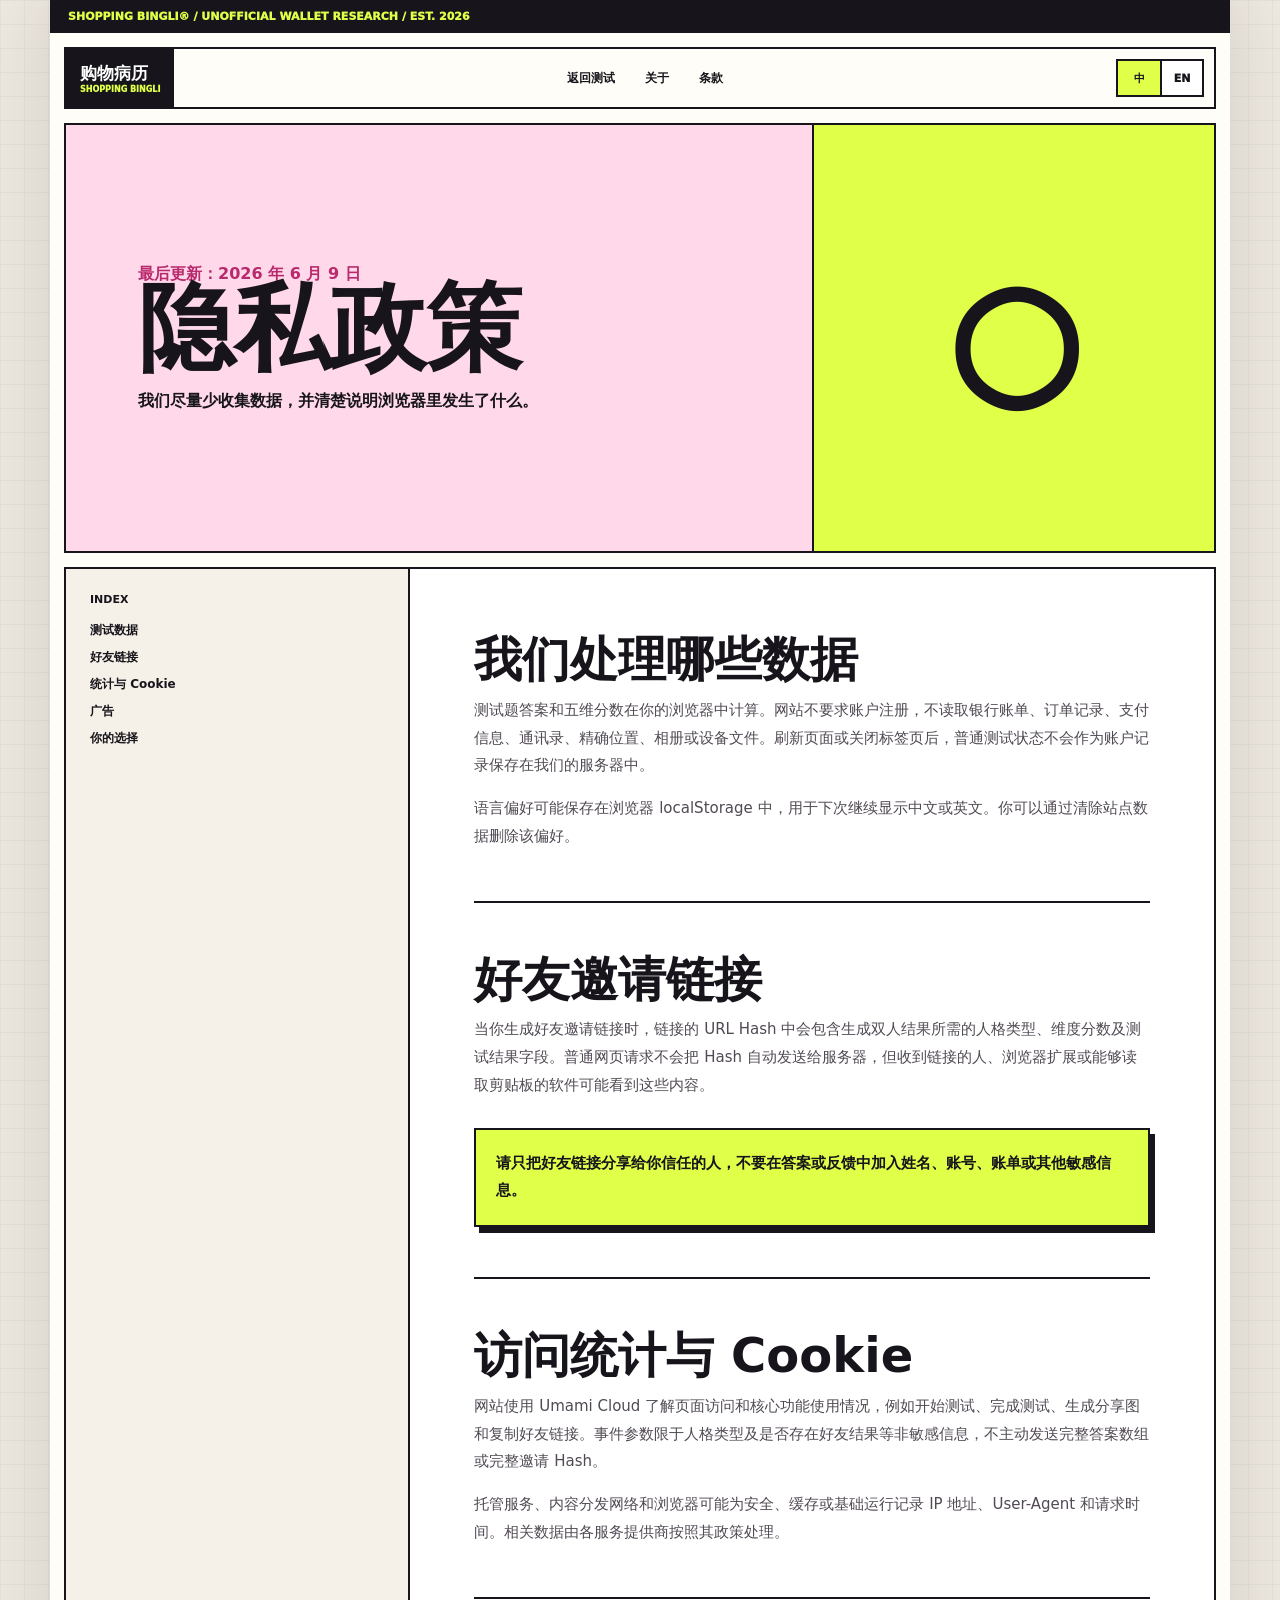
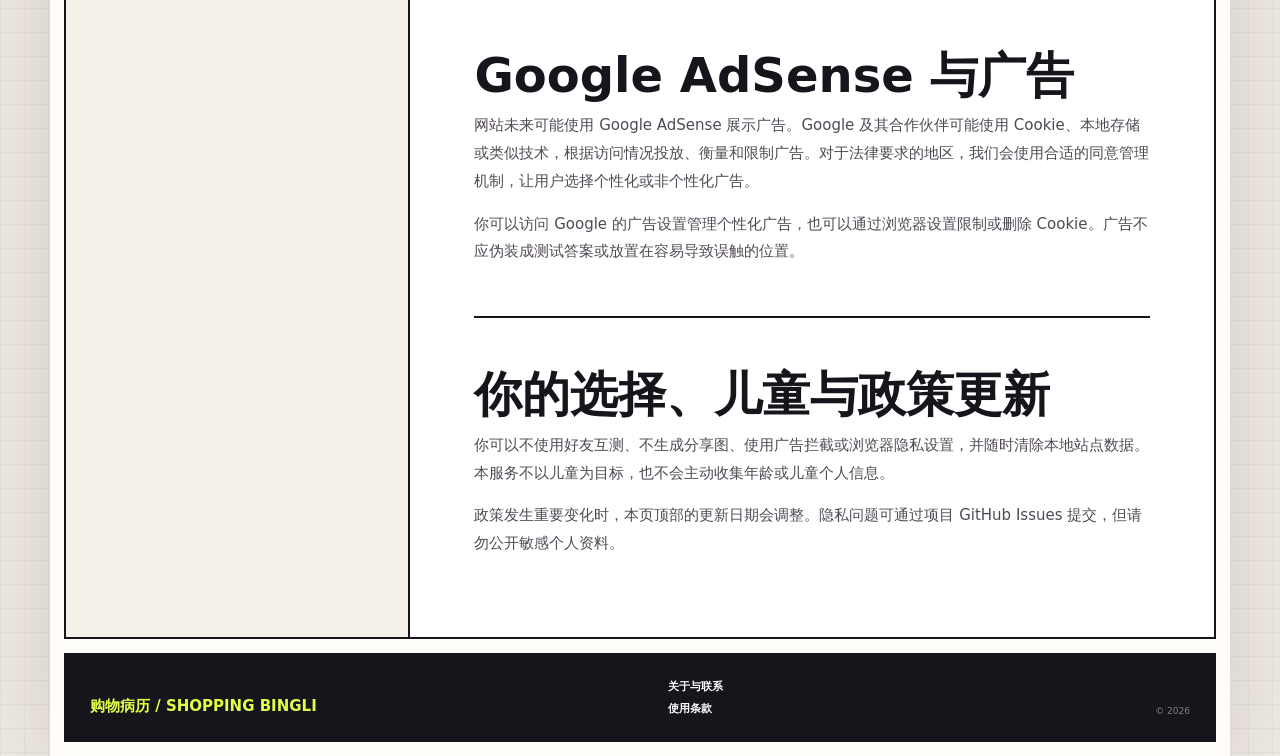
<file: privacy.html>
<!doctype html>
<html lang="zh-CN">
  <head>
    <meta charset="utf-8" />
    <meta name="viewport" content="width=device-width, initial-scale=1" />
    <meta name="description" content="购物病历隐私政策：测试数据、好友链接、统计、Cookie 与广告说明。" />
    <link rel="canonical" href="https://bingli.200305.xyz/privacy.html" />
    <title>购物病历隐私政策</title>
    <link rel="stylesheet" href="./styles.css?v=mobile-title-1" />
  </head>
  <body data-title-zh="购物病历隐私政策" data-title-en="Shopping Bingli Privacy Policy" data-description-zh="购物病历隐私政策：测试数据、好友链接、统计、Cookie 与广告说明。" data-description-en="Privacy policy covering test data, friend links, analytics, cookies and advertising.">
    <main class="app-shell editorial-page">
      <header class="site-header">
        <a class="site-brand" href="./"><span data-zh="购物病历" data-en="SHOPPING BINGLI">购物病历</span><small>SHOPPING BINGLI</small></a>
        <nav class="site-nav"><a href="./" data-zh="返回测试" data-en="Back to test">返回测试</a><a href="./about.html" data-zh="关于" data-en="About">关于</a><a href="./terms.html" data-zh="条款" data-en="Terms">条款</a></nav>
        <div class="language-switch"><button type="button" data-lang-switch="zh">中</button><button type="button" data-lang-switch="en">EN</button></div>
      </header>
      <section class="editorial-hero"><div><p class="eyebrow" data-zh="最后更新：2026 年 6 月 9 日" data-en="LAST UPDATED: JUNE 9, 2026">最后更新：2026 年 6 月 9 日</p><h1 data-zh="隐私政策" data-en="PRIVACY POLICY">隐私政策</h1><p data-zh="我们尽量少收集数据，并清楚说明浏览器里发生了什么。" data-en="We minimize data collection and explain what happens in your browser.">我们尽量少收集数据，并清楚说明浏览器里发生了什么。</p></div><div class="editorial-hero-mark">○</div></section>
      <div class="editorial-body">
        <aside class="editorial-toc"><strong>INDEX</strong><a href="#data" data-zh="测试数据" data-en="Test data">测试数据</a><a href="#links" data-zh="好友链接" data-en="Friend links">好友链接</a><a href="#analytics" data-zh="统计与 Cookie" data-en="Analytics & cookies">统计与 Cookie</a><a href="#ads" data-zh="广告" data-en="Advertising">广告</a><a href="#choices" data-zh="你的选择" data-en="Your choices">你的选择</a></aside>
        <article class="editorial-copy">
          <section id="data"><h2 data-zh="我们处理哪些数据" data-en="Data we process">我们处理哪些数据</h2><p data-zh="测试题答案和五维分数在你的浏览器中计算。网站不要求账户注册，不读取银行账单、订单记录、支付信息、通讯录、精确位置、相册或设备文件。刷新页面或关闭标签页后，普通测试状态不会作为账户记录保存在我们的服务器中。" data-en="Answers and dimension scores are calculated in your browser. The site requires no account and does not read bank statements, order history, payment details, contacts, precise location, photos or device files. Ordinary test state is not stored as an account record on our servers.">测试题答案和五维分数在你的浏览器中计算。网站不要求账户注册，不读取银行账单、订单记录、支付信息、通讯录、精确位置、相册或设备文件。刷新页面或关闭标签页后，普通测试状态不会作为账户记录保存在我们的服务器中。</p><p data-zh="语言偏好可能保存在浏览器 localStorage 中，用于下次继续显示中文或英文。你可以通过清除站点数据删除该偏好。" data-en="Language preference may be stored in browser localStorage so the site can reopen in Chinese or English. You can remove it by clearing site data.">语言偏好可能保存在浏览器 localStorage 中，用于下次继续显示中文或英文。你可以通过清除站点数据删除该偏好。</p></section>
          <section id="links"><h2 data-zh="好友邀请链接" data-en="Friend invitation links">好友邀请链接</h2><p data-zh="当你生成好友邀请链接时，链接的 URL Hash 中会包含生成双人结果所需的人格类型、维度分数及测试结果字段。普通网页请求不会把 Hash 自动发送给服务器，但收到链接的人、浏览器扩展或能够读取剪贴板的软件可能看到这些内容。" data-en="A friend invitation stores the personality type, dimension scores and result fields required for a duo result in the URL hash. Hash data is not normally sent in a web request, but link recipients, browser extensions or software with clipboard access may read it.">当你生成好友邀请链接时，链接的 URL Hash 中会包含生成双人结果所需的人格类型、维度分数及测试结果字段。普通网页请求不会把 Hash 自动发送给服务器，但收到链接的人、浏览器扩展或能够读取剪贴板的软件可能看到这些内容。</p><div class="editorial-note"><p data-zh="请只把好友链接分享给你信任的人，不要在答案或反馈中加入姓名、账号、账单或其他敏感信息。" data-en="Share friend links only with people you trust. Do not add names, account details, bank data or other sensitive information to answers or feedback.">请只把好友链接分享给你信任的人，不要在答案或反馈中加入姓名、账号、账单或其他敏感信息。</p></div></section>
          <section id="analytics"><h2 data-zh="访问统计与 Cookie" data-en="Analytics and cookies">访问统计与 Cookie</h2><p data-zh="网站使用 Umami Cloud 了解页面访问和核心功能使用情况，例如开始测试、完成测试、生成分享图和复制好友链接。事件参数限于人格类型及是否存在好友结果等非敏感信息，不主动发送完整答案数组或完整邀请 Hash。" data-en="The site uses Umami Cloud to understand page visits and core actions such as starting or completing a test, generating an image and copying a friend link. Event parameters are limited to non-sensitive fields such as personality type and whether a friend result exists; complete answer arrays and invitation hashes are not intentionally sent.">网站使用 Umami Cloud 了解页面访问和核心功能使用情况，例如开始测试、完成测试、生成分享图和复制好友链接。事件参数限于人格类型及是否存在好友结果等非敏感信息，不主动发送完整答案数组或完整邀请 Hash。</p><p data-zh="托管服务、内容分发网络和浏览器可能为安全、缓存或基础运行记录 IP 地址、User-Agent 和请求时间。相关数据由各服务提供商按照其政策处理。" data-en="Hosting, content-delivery and browser services may process IP address, user agent and request time for security, caching and basic operation under their own policies.">托管服务、内容分发网络和浏览器可能为安全、缓存或基础运行记录 IP 地址、User-Agent 和请求时间。相关数据由各服务提供商按照其政策处理。</p></section>
          <section id="ads"><h2 data-zh="Google AdSense 与广告" data-en="Google AdSense and advertising">Google AdSense 与广告</h2><p data-zh="网站未来可能使用 Google AdSense 展示广告。Google 及其合作伙伴可能使用 Cookie、本地存储或类似技术，根据访问情况投放、衡量和限制广告。对于法律要求的地区，我们会使用合适的同意管理机制，让用户选择个性化或非个性化广告。" data-en="The site may use Google AdSense in the future. Google and its partners may use cookies, local storage or similar technologies to deliver, measure and limit advertising. Where required by law, an appropriate consent mechanism will allow users to choose personalized or non-personalized advertising.">网站未来可能使用 Google AdSense 展示广告。Google 及其合作伙伴可能使用 Cookie、本地存储或类似技术，根据访问情况投放、衡量和限制广告。对于法律要求的地区，我们会使用合适的同意管理机制，让用户选择个性化或非个性化广告。</p><p data-zh="你可以访问 Google 的广告设置管理个性化广告，也可以通过浏览器设置限制或删除 Cookie。广告不应伪装成测试答案或放置在容易导致误触的位置。" data-en="You can manage personalized ads through Google Ads Settings and limit or delete cookies in your browser. Ads should not be disguised as answers or placed where accidental clicks are likely.">你可以访问 Google 的广告设置管理个性化广告，也可以通过浏览器设置限制或删除 Cookie。广告不应伪装成测试答案或放置在容易导致误触的位置。</p></section>
          <section id="choices"><h2 data-zh="你的选择、儿童与政策更新" data-en="Your choices, children and updates">你的选择、儿童与政策更新</h2><p data-zh="你可以不使用好友互测、不生成分享图、使用广告拦截或浏览器隐私设置，并随时清除本地站点数据。本服务不以儿童为目标，也不会主动收集年龄或儿童个人信息。" data-en="You may avoid friend testing and image generation, use browser privacy controls or ad blocking, and clear local site data at any time. The service is not directed to children and does not intentionally collect age or children’s personal information.">你可以不使用好友互测、不生成分享图、使用广告拦截或浏览器隐私设置，并随时清除本地站点数据。本服务不以儿童为目标，也不会主动收集年龄或儿童个人信息。</p><p data-zh="政策发生重要变化时，本页顶部的更新日期会调整。隐私问题可通过项目 GitHub Issues 提交，但请勿公开敏感个人资料。" data-en="When material changes occur, the date at the top of this page will be updated. Privacy questions may be submitted through the project’s GitHub Issues without including sensitive personal information.">政策发生重要变化时，本页顶部的更新日期会调整。隐私问题可通过项目 GitHub Issues 提交，但请勿公开敏感个人资料。</p></section>
        </article>
      </div>
      <footer class="site-footer"><div><strong data-zh="购物病历 / SHOPPING BINGLI" data-en="SHOPPING BINGLI / WALLET PERSONALITY LAB">购物病历 / SHOPPING BINGLI</strong></div><nav><a href="./about.html" data-zh="关于与联系" data-en="About & contact">关于与联系</a><a href="./terms.html" data-zh="使用条款" data-en="Terms">使用条款</a></nav><small>© 2026</small></footer>
    </main>
    <script src="./site.js?v=content-i18n-1"></script>
  </body>
</html>
</file>
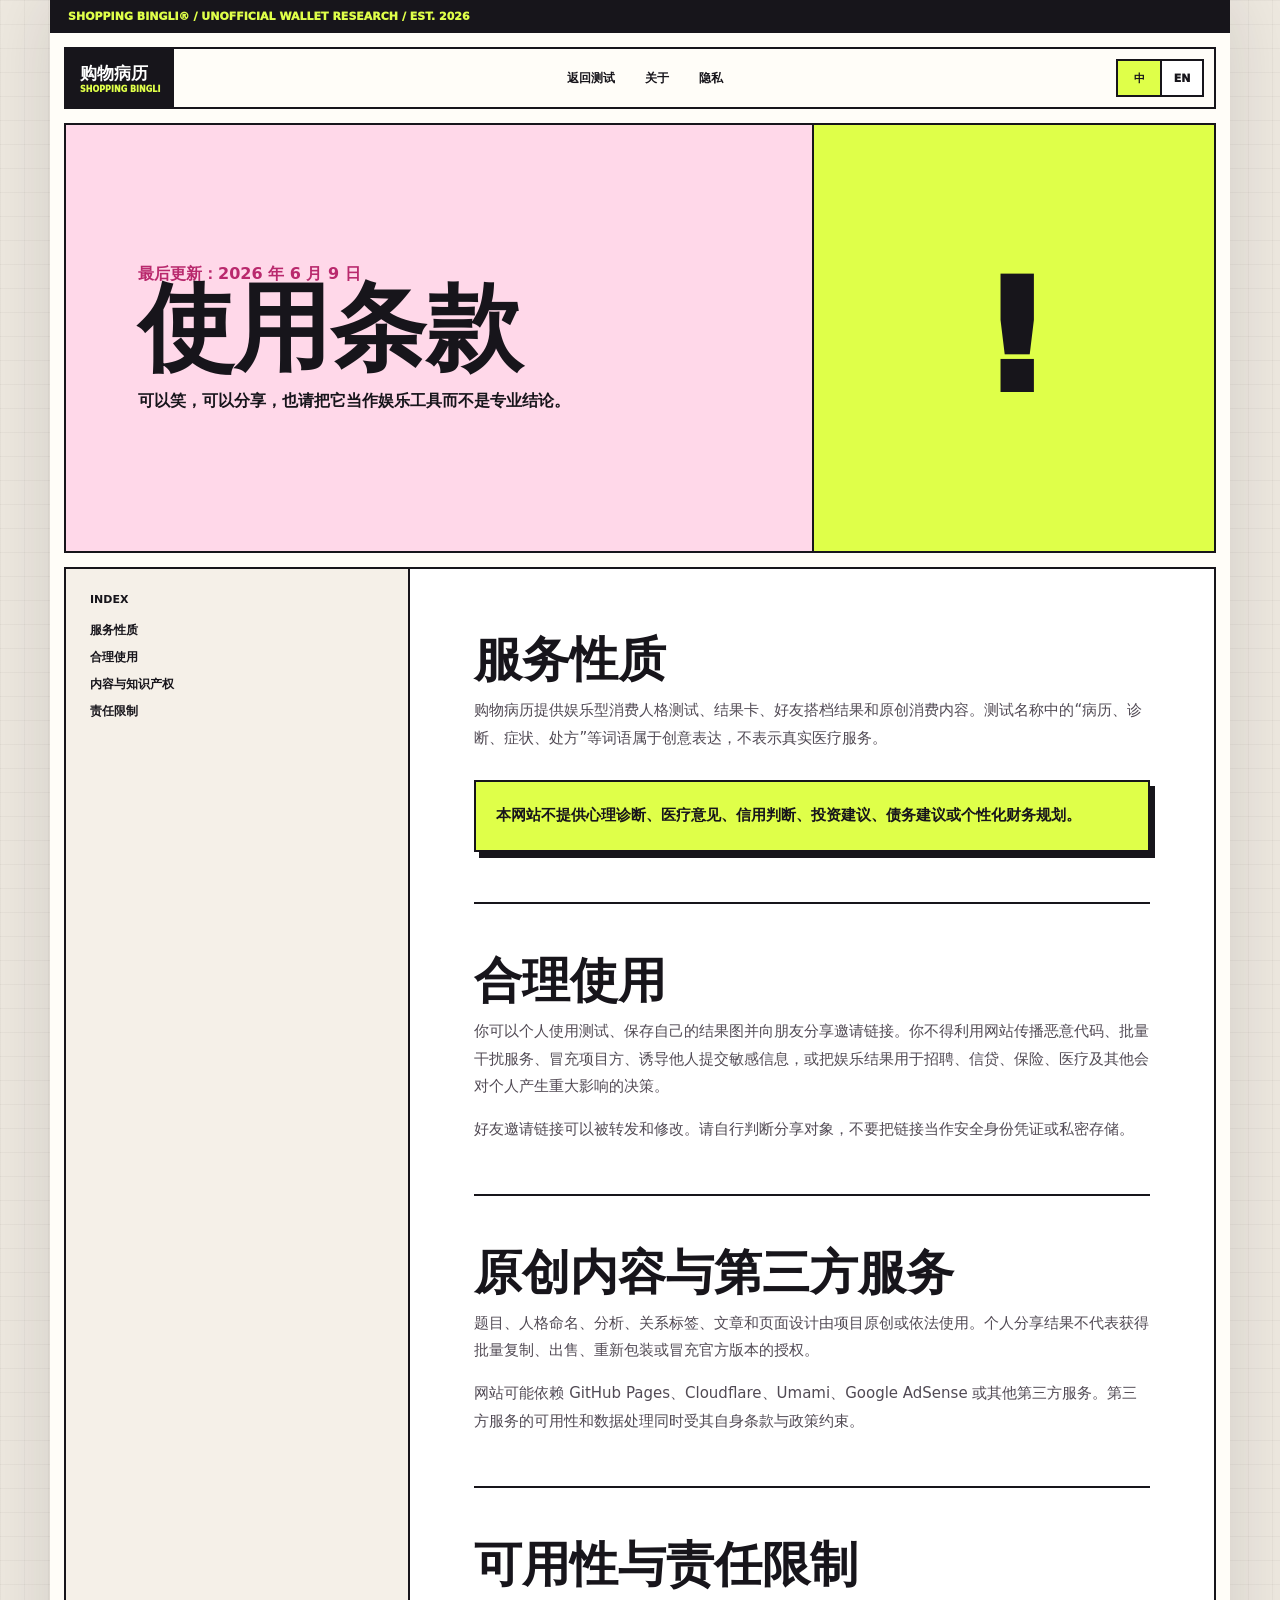
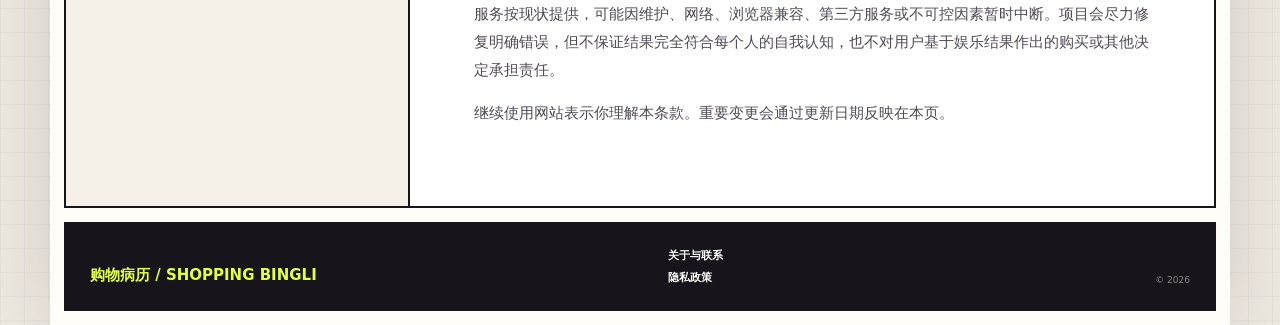
<file: terms.html>
<!doctype html>
<html lang="zh-CN">
  <head>
    <meta charset="utf-8" />
    <meta name="viewport" content="width=device-width, initial-scale=1" />
    <meta name="description" content="购物病历使用条款与娱乐性质免责声明。" />
    <link rel="canonical" href="https://bingli.200305.xyz/terms.html" />
    <title>购物病历使用条款</title>
    <link rel="stylesheet" href="./styles.css?v=mobile-title-1" />
  </head>
  <body data-title-zh="购物病历使用条款" data-title-en="Shopping Bingli Terms of Use" data-description-zh="购物病历使用条款与娱乐性质免责声明。" data-description-en="Terms of use and entertainment disclaimer for Shopping Bingli.">
    <main class="app-shell editorial-page">
      <header class="site-header"><a class="site-brand" href="./"><span data-zh="购物病历" data-en="SHOPPING BINGLI">购物病历</span><small>SHOPPING BINGLI</small></a><nav class="site-nav"><a href="./" data-zh="返回测试" data-en="Back to test">返回测试</a><a href="./about.html" data-zh="关于" data-en="About">关于</a><a href="./privacy.html" data-zh="隐私" data-en="Privacy">隐私</a></nav><div class="language-switch"><button type="button" data-lang-switch="zh">中</button><button type="button" data-lang-switch="en">EN</button></div></header>
      <section class="editorial-hero"><div><p class="eyebrow" data-zh="最后更新：2026 年 6 月 9 日" data-en="LAST UPDATED: JUNE 9, 2026">最后更新：2026 年 6 月 9 日</p><h1 data-zh="使用条款" data-en="TERMS OF USE">使用条款</h1><p data-zh="可以笑，可以分享，也请把它当作娱乐工具而不是专业结论。" data-en="Laugh and share, but treat this as entertainment rather than a professional conclusion.">可以笑，可以分享，也请把它当作娱乐工具而不是专业结论。</p></div><div class="editorial-hero-mark">!</div></section>
      <div class="editorial-body">
        <aside class="editorial-toc"><strong>INDEX</strong><a href="#service" data-zh="服务性质" data-en="Nature of service">服务性质</a><a href="#use" data-zh="合理使用" data-en="Acceptable use">合理使用</a><a href="#content" data-zh="内容与知识产权" data-en="Content & IP">内容与知识产权</a><a href="#liability" data-zh="责任限制" data-en="Limitations">责任限制</a></aside>
        <article class="editorial-copy">
          <section id="service"><h2 data-zh="服务性质" data-en="Nature of the service">服务性质</h2><p data-zh="购物病历提供娱乐型消费人格测试、结果卡、好友搭档结果和原创消费内容。测试名称中的“病历、诊断、症状、处方”等词语属于创意表达，不表示真实医疗服务。" data-en="Shopping Bingli provides an entertainment shopping-personality test, result cards, friend compatibility and original shopping content. Words such as file, diagnosis, symptom and prescription are creative language and do not represent medical services.">购物病历提供娱乐型消费人格测试、结果卡、好友搭档结果和原创消费内容。测试名称中的“病历、诊断、症状、处方”等词语属于创意表达，不表示真实医疗服务。</p><div class="editorial-note"><p data-zh="本网站不提供心理诊断、医疗意见、信用判断、投资建议、债务建议或个性化财务规划。" data-en="This site does not provide psychological diagnosis, medical advice, credit assessment, investment advice, debt advice or personalized financial planning.">本网站不提供心理诊断、医疗意见、信用判断、投资建议、债务建议或个性化财务规划。</p></div></section>
          <section id="use"><h2 data-zh="合理使用" data-en="Acceptable use">合理使用</h2><p data-zh="你可以个人使用测试、保存自己的结果图并向朋友分享邀请链接。你不得利用网站传播恶意代码、批量干扰服务、冒充项目方、诱导他人提交敏感信息，或把娱乐结果用于招聘、信贷、保险、医疗及其他会对个人产生重大影响的决策。" data-en="You may use the test personally, save your own result image and share friend invitations. You may not distribute malware, disrupt the service at scale, impersonate the project, solicit sensitive information, or use entertainment results for employment, credit, insurance, medical or other high-impact decisions.">你可以个人使用测试、保存自己的结果图并向朋友分享邀请链接。你不得利用网站传播恶意代码、批量干扰服务、冒充项目方、诱导他人提交敏感信息，或把娱乐结果用于招聘、信贷、保险、医疗及其他会对个人产生重大影响的决策。</p><p data-zh="好友邀请链接可以被转发和修改。请自行判断分享对象，不要把链接当作安全身份凭证或私密存储。" data-en="Friend links can be forwarded or modified. Choose recipients carefully and do not treat a link as secure identity proof or private storage.">好友邀请链接可以被转发和修改。请自行判断分享对象，不要把链接当作安全身份凭证或私密存储。</p></section>
          <section id="content"><h2 data-zh="原创内容与第三方服务" data-en="Original content and third-party services">原创内容与第三方服务</h2><p data-zh="题目、人格命名、分析、关系标签、文章和页面设计由项目原创或依法使用。个人分享结果不代表获得批量复制、出售、重新包装或冒充官方版本的授权。" data-en="Questions, personality names, analysis, relationship labels, articles and page design are original project content or lawfully used. Personal sharing does not grant permission to copy at scale, sell, repackage or impersonate an official version.">题目、人格命名、分析、关系标签、文章和页面设计由项目原创或依法使用。个人分享结果不代表获得批量复制、出售、重新包装或冒充官方版本的授权。</p><p data-zh="网站可能依赖 GitHub Pages、Cloudflare、Umami、Google AdSense 或其他第三方服务。第三方服务的可用性和数据处理同时受其自身条款与政策约束。" data-en="The site may rely on GitHub Pages, Cloudflare, Umami, Google AdSense or other third-party services. Their availability and data processing are also governed by their own terms and policies.">网站可能依赖 GitHub Pages、Cloudflare、Umami、Google AdSense 或其他第三方服务。第三方服务的可用性和数据处理同时受其自身条款与政策约束。</p></section>
          <section id="liability"><h2 data-zh="可用性与责任限制" data-en="Availability and limitations">可用性与责任限制</h2><p data-zh="服务按现状提供，可能因维护、网络、浏览器兼容、第三方服务或不可控因素暂时中断。项目会尽力修复明确错误，但不保证结果完全符合每个人的自我认知，也不对用户基于娱乐结果作出的购买或其他决定承担责任。" data-en="The service is provided as available and may be interrupted by maintenance, networks, browser compatibility, third parties or events outside our control. We aim to correct clear errors but cannot guarantee that results match every person’s self-perception, and we are not responsible for purchases or other decisions based on entertainment results.">服务按现状提供，可能因维护、网络、浏览器兼容、第三方服务或不可控因素暂时中断。项目会尽力修复明确错误，但不保证结果完全符合每个人的自我认知，也不对用户基于娱乐结果作出的购买或其他决定承担责任。</p><p data-zh="继续使用网站表示你理解本条款。重要变更会通过更新日期反映在本页。" data-en="Continued use indicates understanding of these terms. Material changes will be reflected by the updated date on this page.">继续使用网站表示你理解本条款。重要变更会通过更新日期反映在本页。</p></section>
        </article>
      </div>
      <footer class="site-footer"><div><strong data-zh="购物病历 / SHOPPING BINGLI" data-en="SHOPPING BINGLI / WALLET PERSONALITY LAB">购物病历 / SHOPPING BINGLI</strong></div><nav><a href="./about.html" data-zh="关于与联系" data-en="About & contact">关于与联系</a><a href="./privacy.html" data-zh="隐私政策" data-en="Privacy">隐私政策</a></nav><small>© 2026</small></footer>
    </main>
    <script src="./site.js?v=content-i18n-1"></script>
  </body>
</html>
</file>
<file: styles.css>
:root {
  color-scheme: light;
  --ink: #17151b;
  --muted: #69616c;
  --paper: #fffdf8;
  --paper-2: #f5f0e8;
  --pink: #ff5eaa;
  --pink-soft: #ffd8e9;
  --acid: #dfff49;
  --cyan: #75e9e2;
  --violet: #8f79ff;
  --orange: #ff875b;
  --line: rgba(23, 21, 27, 0.18);
  --shadow: 0 18px 44px rgba(30, 22, 35, 0.12);
}

* {
  box-sizing: border-box;
}

html {
  min-height: 100%;
  overflow-x: hidden;
  background: #ddd7cd;
}

body {
  margin: 0;
  min-height: 100vh;
  overflow-x: hidden;
  color: var(--ink);
  font-family:
    "Microsoft YaHei",
    "PingFang SC",
    system-ui,
    Arial,
    sans-serif;
  background:
    linear-gradient(rgba(23, 21, 27, 0.035) 1px, transparent 1px),
    linear-gradient(90deg, rgba(23, 21, 27, 0.035) 1px, transparent 1px),
    #eee9e0;
  background-size: 24px 24px;
  touch-action: pan-y;
}

button,
input {
  font: inherit;
}

button {
  cursor: pointer;
}

button:focus-visible,
input:focus-visible {
  outline: 3px solid var(--violet);
  outline-offset: 3px;
}

.app-shell {
  position: relative;
  width: min(100%, 1180px);
  min-height: 100vh;
  margin: 0 auto;
  padding: 14px;
  background: var(--paper);
  box-shadow: 0 0 70px rgba(30, 22, 35, 0.14);
}

.app-shell::before {
  content: "SHOPPING BINGLI®  /  UNOFFICIAL WALLET RESEARCH  /  EST. 2026";
  display: block;
  margin: -14px -14px 14px;
  padding: 10px 18px;
  overflow: hidden;
  color: var(--acid);
  font-size: 11px;
  font-weight: 950;
  white-space: nowrap;
  background: var(--ink);
  letter-spacing: 0;
}

.view {
  display: none;
}

.view.active {
  display: block;
}

.eyebrow {
  margin: 0 0 8px;
  color: #b9296d;
  font-size: 12px;
  font-weight: 950;
  letter-spacing: 0;
  text-transform: uppercase;
}

h1,
h2,
p {
  margin-top: 0;
}

h1,
h2 {
  letter-spacing: 0;
}

h2 {
  margin-bottom: 10px;
  font-size: clamp(22px, 2.6vw, 32px);
  line-height: 1.12;
}

.hero {
  position: relative;
  min-height: 520px;
  overflow: hidden;
  border: 2px solid var(--ink);
  background:
    linear-gradient(115deg, transparent 0 64%, rgba(255, 255, 255, 0.52) 64%),
    var(--pink-soft);
}

.hero::before {
  content: "";
  position: absolute;
  right: -90px;
  bottom: -130px;
  width: 400px;
  height: 400px;
  border: 2px solid var(--ink);
  border-radius: 50%;
  background: var(--acid);
}

.hero::after {
  content: "消费人格鉴定 / 仅供发疯参考";
  position: absolute;
  right: 24px;
  top: 72px;
  z-index: 5;
  padding: 8px 12px;
  border: 2px solid var(--ink);
  font-size: 12px;
  font-weight: 950;
  background: var(--paper);
  transform: rotate(6deg);
}

html[lang="en"] .hero::after {
  content: "WALLET PERSONALITY FILE / FOR FUN ONLY";
}

.hero-topline {
  position: relative;
  z-index: 3;
  display: flex;
  justify-content: space-between;
  gap: 16px;
  padding: 10px 14px;
  border-bottom: 2px solid var(--ink);
  color: var(--paper);
  font-size: 10px;
  font-weight: 950;
  background: var(--ink);
}

.hero-layout {
  position: relative;
  z-index: 2;
  display: grid;
  grid-template-columns: minmax(0, 1.1fr) minmax(330px, 0.9fr);
  min-height: 420px;
}

.hero-copy-block {
  display: flex;
  min-width: 0;
  padding: clamp(34px, 6vw, 72px);
  flex-direction: column;
  align-items: flex-start;
  justify-content: center;
}

.hero h1 {
  margin: 0 0 18px;
  font-size: clamp(66px, 8.2vw, 108px);
  font-weight: 1000;
  line-height: 0.78;
  text-transform: uppercase;
}

.hero h1 em {
  display: inline-block;
  padding: 5px 12px 9px;
  color: var(--paper);
  font-style: normal;
  background: var(--ink);
  transform: rotate(-2deg);
}

.hero-copy {
  max-width: 530px;
  margin-bottom: 24px;
  font-size: clamp(16px, 2vw, 21px);
  font-weight: 850;
  line-height: 1.45;
}

.hero-cta {
  width: min(100%, 330px);
}

.hero-deck {
  position: relative;
  min-height: 450px;
}

.deck-card {
  position: absolute;
  width: 210px;
  aspect-ratio: 3 / 4;
  overflow: hidden;
  border: 2px solid var(--ink);
  background-color: var(--paper);
  background-image: url("./assets/image2/shopping-diagnosis-role-cards.png");
  background-image: image-set(
    url("./assets/image2/shopping-diagnosis-role-cards.webp") type("image/webp"),
    url("./assets/image2/shopping-diagnosis-role-cards.png") type("image/png")
  );
  background-repeat: no-repeat;
  background-size: 400% 200%;
  box-shadow: 9px 10px 0 var(--ink);
}

.deck-card::after {
  content: "";
  position: absolute;
  inset: 0;
  background: linear-gradient(transparent 48%, rgba(23, 21, 27, 0.9));
}

.deck-card span,
.deck-card strong {
  position: absolute;
  z-index: 2;
  left: 14px;
  right: 14px;
}

.deck-card span {
  top: 14px;
  width: fit-content;
  padding: 5px 8px;
  border: 1px solid var(--ink);
  font-size: 10px;
  font-weight: 950;
  background: var(--acid);
}

.deck-card strong {
  bottom: 14px;
  color: white;
  font-size: 24px;
  line-height: 0.98;
}

.deck-card-a {
  right: 108px;
  top: 54px;
  z-index: 3;
  background-position: 0% 0%;
  transform: rotate(-7deg);
}

.deck-card-b {
  right: 8px;
  top: 90px;
  z-index: 2;
  background-position: 33.333% 100%;
  transform: rotate(9deg);
}

.deck-card-c {
  right: 126px;
  top: 188px;
  z-index: 4;
  width: 178px;
  background-position: 66.666% 0%;
  transform: rotate(5deg);
}

.hero-stickers {
  position: absolute;
  z-index: 8;
  left: 18px;
  bottom: 16px;
  display: flex;
  gap: 8px;
  flex-wrap: wrap;
}

.hero-stickers span {
  padding: 7px 10px;
  border: 2px solid var(--ink);
  font-size: 11px;
  font-weight: 950;
  background: var(--paper);
  box-shadow: 3px 3px 0 var(--ink);
}

.hero-stickers span:nth-child(2) {
  background: var(--cyan);
  transform: rotate(2deg);
}

.hero-stickers span:nth-child(3) {
  background: var(--acid);
  transform: rotate(-2deg);
}

.primary-button,
.secondary-button,
.ghost-button,
.icon-button,
.option-button {
  border: 2px solid var(--ink);
  border-radius: 0;
  color: var(--ink);
  background: white;
  box-shadow: 5px 6px 0 var(--ink);
  transition:
    transform 150ms ease,
    box-shadow 150ms ease,
    background 150ms ease;
}

.primary-button:hover,
.secondary-button:hover,
.ghost-button:hover,
.option-button:hover {
  transform: translate(3px, 3px);
  box-shadow: 2px 3px 0 var(--ink);
}

.primary-button {
  display: flex;
  min-height: 58px;
  padding: 0 12px 0 20px;
  align-items: center;
  justify-content: space-between;
  gap: 16px;
  color: white;
  font-size: 17px;
  font-weight: 950;
  background: var(--ink);
}

.primary-button b {
  display: grid;
  width: 38px;
  height: 38px;
  place-items: center;
  color: var(--ink);
  font-size: 24px;
  background: var(--acid);
}

.role-showcase {
  position: relative;
  margin-top: 14px;
  overflow: hidden;
  border: 2px solid var(--ink);
  background: var(--paper-2);
}

.role-showcase-head {
  display: flex;
  align-items: center;
  justify-content: space-between;
  gap: 24px;
  padding: 22px 24px;
  border-bottom: 2px solid var(--ink);
}

.role-showcase-head h2 {
  max-width: 720px;
  margin-bottom: 0;
  font-size: clamp(28px, 3.6vw, 42px);
  line-height: 1.04;
}

.role-showcase-head > span {
  max-width: 240px;
  font-size: 12px;
  font-weight: 900;
  line-height: 1.55;
  text-align: right;
}

.role-marquee {
  display: grid;
}

.marquee-row {
  position: relative;
  min-height: 334px;
  overflow: hidden;
  border-bottom: 2px solid var(--ink);
}

.marquee-row:last-child {
  border-bottom: 0;
}

.marquee-row::before {
  content: "SOLO / 单人嫌疑卡";
  position: absolute;
  z-index: 5;
  left: 12px;
  top: 12px;
  padding: 6px 9px;
  border: 2px solid var(--ink);
  font-size: 10px;
  font-weight: 950;
  background: var(--pink);
}

.marquee-row.duo::before {
  content: "DUO / 双人共犯卡";
  background: var(--cyan);
}

html[lang="en"] .marquee-row.single::before {
  content: "SOLO / PERSONALITY FILES";
}

html[lang="en"] .marquee-row.duo::before {
  content: "DUO / ACCOMPLICE FILES";
}

.marquee-track {
  position: absolute;
  left: 0;
  top: 40px;
  display: flex;
  width: max-content;
  gap: 16px;
  padding-inline: 16px;
  animation: role-marquee 34s linear infinite;
  will-change: transform;
}

.marquee-row.reverse .marquee-track {
  animation-name: role-marquee-reverse;
  animation-duration: 38s;
}

.role-marquee.is-paused .marquee-track {
  animation-play-state: paused;
}

@media (hover: hover) and (pointer: fine) {
  .role-showcase:hover .marquee-track {
    animation-play-state: paused;
  }
}

.role-marquee {
  cursor: pointer;
  touch-action: pan-y;
  user-select: none;
}

.role-marquee:focus-visible {
  outline: 4px solid var(--acid);
  outline-offset: -6px;
}

.marquee-card {
  display: block;
  width: 152px;
  overflow: hidden;
  padding: 9px;
  border: 2px solid var(--ink);
  background: var(--paper);
  box-shadow: 4px 5px 0 var(--ink);
}

.marquee-card:nth-child(3n + 1) {
  background: #ffe7f2;
}

.marquee-card:nth-child(3n + 2) {
  background: #edffd0;
}

.marquee-card:nth-child(3n + 3) {
  background: #dffbf8;
}

.marquee-art {
  width: 100%;
  aspect-ratio: 3 / 4;
  border: 1px solid var(--ink);
  background-repeat: no-repeat;
  background-size: 400% 200%;
  background-position: var(--sprite-pos, 0% 0%);
}

.single-art {
  background-image: url("./assets/image2/shopping-diagnosis-role-cards.png");
  background-image: image-set(
    url("./assets/image2/shopping-diagnosis-role-cards.webp") type("image/webp"),
    url("./assets/image2/shopping-diagnosis-role-cards.png") type("image/png")
  );
}

.duo-art {
  background-image: url("./assets/image2/shopping-diagnosis-duo-cards.png");
  background-image: image-set(
    url("./assets/image2/shopping-diagnosis-duo-cards.webp") type("image/webp"),
    url("./assets/image2/shopping-diagnosis-duo-cards.png") type("image/png")
  );
}

.marquee-card strong,
.marquee-card span {
  display: block;
}

.marquee-copy {
  min-height: 58px;
  padding: 9px 3px 2px;
}

.marquee-card strong {
  font-size: 14px;
  line-height: 1.16;
}

.marquee-card span {
  margin-top: 5px;
  color: var(--muted);
  font-size: 9px;
  font-weight: 850;
  line-height: 1.3;
}

.quick-stats {
  display: grid;
  grid-template-columns: repeat(3, 1fr);
  margin-top: 14px;
  border: 2px solid var(--ink);
}

.quick-stats div {
  min-height: 96px;
  padding: 15px 18px;
  border-right: 2px solid var(--ink);
  background: var(--acid);
}

.quick-stats div:nth-child(2) {
  background: var(--pink-soft);
}

.quick-stats div:nth-child(3) {
  border-right: 0;
  background: var(--cyan);
}

.quick-stats strong,
.quick-stats span {
  display: block;
}

.quick-stats strong {
  font-size: clamp(32px, 4vw, 48px);
  line-height: 1;
}

.quick-stats span {
  margin-top: 8px;
  font-size: 12px;
  font-weight: 900;
}

.panel {
  position: relative;
  margin-top: 14px;
  padding: 22px;
  border: 2px solid var(--ink);
  background: white;
}

.panel.compact {
  background: #f0eaff;
}

.panel-index {
  margin-bottom: 14px;
  font-size: 10px;
  font-weight: 950;
}

.panel p:not(.panel-index) {
  max-width: 760px;
  margin-bottom: 0;
  color: var(--muted);
  font-size: 14px;
  line-height: 1.7;
}

.tag-cloud {
  display: flex;
  flex-wrap: wrap;
  gap: 9px;
}

.tag-cloud span {
  padding: 8px 11px;
  border: 2px solid var(--ink);
  font-size: 12px;
  font-weight: 950;
  background: var(--paper);
  box-shadow: 3px 3px 0 var(--ink);
}

.tag-cloud span:nth-child(2n) {
  background: var(--cyan);
  transform: rotate(2deg);
}

.tag-cloud span:nth-child(3n) {
  background: var(--acid);
  transform: rotate(-2deg);
}

.topline {
  position: sticky;
  z-index: 10;
  top: 0;
  display: grid;
  grid-template-columns: 46px 1fr auto;
  align-items: center;
  gap: 12px;
  padding: 10px;
  border: 2px solid var(--ink);
  background: rgba(255, 253, 248, 0.94);
  backdrop-filter: blur(12px);
}

.topline .eyebrow {
  margin-bottom: 2px;
}

.topline h1 {
  margin: 0;
  font-size: 26px;
  line-height: 1;
}

.icon-button {
  width: 44px;
  height: 44px;
  padding: 0;
  color: white;
  font-size: 34px;
  line-height: 0;
  background: var(--ink);
  box-shadow: none;
}

.count-pill {
  min-width: 62px;
  padding: 9px;
  border: 2px solid var(--ink);
  font-size: 12px;
  font-weight: 950;
  text-align: center;
  background: var(--acid);
}

.progress-track {
  height: 16px;
  margin: 10px 0;
  overflow: hidden;
  border: 2px solid var(--ink);
  background: white;
}

.progress-fill {
  width: 0;
  height: 100%;
  background:
    repeating-linear-gradient(135deg, transparent 0 8px, rgba(23, 21, 27, 0.18) 8px 10px),
    var(--pink);
  transition: width 180ms ease;
}

.question-card {
  position: relative;
  min-height: 560px;
  padding: clamp(24px, 5vw, 54px);
  overflow: hidden;
  border: 2px solid var(--ink);
  background:
    linear-gradient(90deg, transparent 49%, rgba(23, 21, 27, 0.05) 50%, transparent 51%),
    var(--paper-2);
}

.question-card::after {
  content: "此处禁止假装理性";
  position: absolute;
  right: -24px;
  top: 44px;
  padding: 7px 32px;
  border-block: 2px solid var(--ink);
  font-size: 10px;
  font-weight: 950;
  background: var(--acid);
  transform: rotate(9deg);
}

html[lang="en"] .question-card::after {
  content: "NO PRETENDING TO BE RATIONAL";
}

.question-kicker {
  display: inline-block;
  margin-bottom: 22px;
  padding: 7px 10px;
  border: 2px solid var(--ink);
  font-size: 11px;
  font-weight: 950;
  background: var(--cyan);
  box-shadow: 3px 3px 0 var(--ink);
}

.question-card h2 {
  max-width: 760px;
  margin-bottom: 42px;
  font-size: clamp(28px, 4.5vw, 48px);
  line-height: 1.13;
}

.option-list {
  display: grid;
  grid-template-columns: repeat(3, 1fr);
  gap: 14px;
}

.option-button {
  position: relative;
  display: grid;
  min-height: 170px;
  padding: 18px;
  align-content: start;
  text-align: left;
  background: white;
}

.option-button:nth-child(1) {
  background: var(--pink-soft);
}

.option-button:nth-child(2) {
  background: var(--cyan);
}

.option-button:nth-child(3) {
  background: #e7e0ff;
}

.option-button b {
  display: grid;
  width: 42px;
  height: 42px;
  margin-bottom: 20px;
  place-items: center;
  color: white;
  font-size: 22px;
  font-style: normal;
  background: var(--ink);
}

.option-button strong,
.option-button span {
  display: block;
}

.option-button strong {
  font-size: 20px;
}

.option-button span {
  margin-top: 8px;
  color: var(--muted);
  font-size: 12px;
  line-height: 1.4;
}

#quizView.active,
#resultView.active {
  max-width: 980px;
  margin: 0 auto;
}

.diagnosis-card,
.friend-panel {
  position: relative;
  margin-top: 10px;
  overflow: hidden;
  border: 2px solid var(--ink);
  background: var(--paper-2);
}

.diagnosis-card {
  display: grid;
  grid-template-columns: minmax(280px, 0.85fr) minmax(320px, 1.15fr);
  gap: 0 26px;
  padding: 28px;
}

.diagnosis-card::before {
  content: "CONFIDENTIAL? NOT REALLY.";
  position: absolute;
  right: -38px;
  top: 72px;
  z-index: 1;
  padding: 8px 52px;
  border-block: 2px solid var(--ink);
  font-size: 10px;
  font-weight: 950;
  background: var(--acid);
  transform: rotate(11deg);
}

.diagnosis-card > .eyebrow,
.diagnosis-card > h2,
.diagnosis-card > .diagnosis-code,
.diagnosis-card > .diagnosis-subtitle,
.diagnosis-card > .result-tags,
.diagnosis-card > .role-card {
  grid-column: 1;
}

.diagnosis-card > .danger-row,
.diagnosis-card > .report-list,
.diagnosis-card > .dimension-grid {
  grid-column: 2;
}

.stamp {
  position: absolute;
  right: 24px;
  top: 18px;
  z-index: 2;
  padding: 7px 10px;
  border: 2px solid var(--ink);
  color: white;
  font-size: 11px;
  font-weight: 950;
  background: var(--pink);
  transform: rotate(5deg);
}

.diagnosis-card h2 {
  max-width: 440px;
  margin: 0 0 10px;
  font-size: clamp(38px, 5vw, 62px);
  line-height: 0.9;
}

.diagnosis-code {
  width: fit-content;
  margin-bottom: 12px;
  padding: 7px 10px;
  border: 2px solid var(--ink);
  font-size: 12px;
  font-weight: 950;
  background: var(--cyan);
}

.diagnosis-subtitle {
  max-width: 460px;
  color: var(--muted);
  font-size: 15px;
  font-weight: 800;
  line-height: 1.5;
}

.result-tags {
  display: flex;
  margin: 4px 0 14px;
  flex-wrap: wrap;
  gap: 7px;
}

.result-tags span {
  padding: 6px 8px;
  border: 1px solid var(--ink);
  font-size: 10px;
  font-weight: 900;
  background: white;
}

.result-tags span:nth-child(2) {
  background: var(--pink-soft);
}

.result-tags span:nth-child(3) {
  background: var(--acid);
}

.role-card {
  position: relative;
  width: min(100%, 390px);
  margin: 8px 0 0;
  border: 2px solid var(--ink);
  background: white;
  box-shadow: 8px 9px 0 var(--ink);
  transform: rotate(-1.5deg);
}

.role-card::before {
  content: "本人已读并继续付款";
  position: absolute;
  z-index: 2;
  right: -14px;
  bottom: 18px;
  padding: 7px 9px;
  border: 2px solid var(--ink);
  font-size: 10px;
  font-weight: 950;
  background: var(--acid);
  transform: rotate(-5deg);
}

html[lang="en"] .role-card::before {
  content: "READ AND PROCEEDED TO CHECKOUT";
}

.role-card-art,
.pair-card-art {
  width: 100%;
  aspect-ratio: 3 / 4;
  background-repeat: no-repeat;
  background-size: 400% 200%;
}

.role-card-art {
  background-image: url("./assets/image2/shopping-diagnosis-role-cards.png");
  background-image: image-set(
    url("./assets/image2/shopping-diagnosis-role-cards.webp") type("image/webp"),
    url("./assets/image2/shopping-diagnosis-role-cards.png") type("image/png")
  );
}

.danger-row {
  display: flex;
  min-height: 70px;
  margin-bottom: 14px;
  padding: 14px;
  align-items: center;
  justify-content: space-between;
  gap: 12px;
  border: 2px solid var(--ink);
  background: var(--pink-soft);
}

.danger-row span {
  font-size: 12px;
  font-weight: 950;
}

.danger-row strong {
  color: #cf236f;
  font-size: 20px;
}

.report-list,
.pair-report {
  display: grid;
  gap: 10px;
  margin: 0;
}

.report-list {
  grid-template-columns: 1fr 1fr;
}

.report-list .wide {
  grid-column: 1 / -1;
}

.report-list div,
.pair-report div {
  padding: 14px;
  border: 2px solid var(--ink);
  background: white;
}

.report-list div:nth-child(2n),
.pair-report div:nth-child(2n) {
  background: #e9ffd1;
}

.report-list div:nth-child(3n),
.pair-report div:nth-child(3n) {
  background: #e1fafa;
}

.report-list dt,
.pair-report dt {
  width: fit-content;
  margin-bottom: 8px;
  padding: 4px 7px;
  color: white;
  font-size: 10px;
  font-weight: 950;
  background: var(--ink);
}

.report-list dd,
.pair-report dd {
  margin: 0;
  font-size: 13px;
  line-height: 1.62;
}

.dimension-grid {
  display: grid;
  grid-template-columns: repeat(5, 1fr);
  gap: 7px;
  margin-top: 14px;
}

.dimension-item {
  position: relative;
  display: grid;
  min-height: 82px;
  overflow: hidden;
  place-items: center;
  padding: 7px 3px;
  border: 2px solid var(--ink);
  text-align: center;
  background: white;
}

.dimension-item::before {
  content: "";
  position: absolute;
  inset: auto 0 0;
  height: var(--score);
  background: var(--pink-soft);
}

.dimension-item:nth-child(2)::before {
  background: var(--acid);
}

.dimension-item:nth-child(3)::before {
  background: var(--cyan);
}

.dimension-item:nth-child(4)::before {
  background: #e1d9ff;
}

.dimension-item:nth-child(5)::before {
  background: #ffd7c7;
}

.dimension-item strong,
.dimension-item span {
  position: relative;
  z-index: 1;
  display: block;
}

.dimension-item strong {
  font-size: 18px;
}

.dimension-item span {
  font-size: 10px;
  font-weight: 900;
}

.dimension-item i {
  display: none;
}

.friend-panel {
  padding: 28px;
  background: #e1fafa;
}

.friend-panel.hidden {
  display: none;
}

.friend-panel::before {
  content: "共同付款危险实验";
  position: absolute;
  right: 18px;
  top: 18px;
  padding: 7px 10px;
  border: 2px solid var(--ink);
  font-size: 10px;
  font-weight: 950;
  background: var(--acid);
  transform: rotate(4deg);
}

html[lang="en"] .friend-panel::before {
  content: "JOINT CHECKOUT RISK LAB";
}

.friend-panel h2 {
  max-width: 640px;
  font-size: clamp(34px, 5vw, 60px);
  line-height: 0.94;
}

.pair-card-art {
  max-width: 520px;
  margin: 20px auto;
  border: 2px solid var(--ink);
  background-color: white;
  background-image: url("./assets/image2/shopping-diagnosis-duo-cards.png");
  background-image: image-set(
    url("./assets/image2/shopping-diagnosis-duo-cards.webp") type("image/webp"),
    url("./assets/image2/shopping-diagnosis-duo-cards.png") type("image/png")
  );
  box-shadow: 8px 9px 0 var(--ink);
  transform: rotate(1deg);
}

.pair-report {
  grid-template-columns: repeat(3, 1fr);
}

#shareCanvas {
  display: none;
  width: min(100%, 600px);
  aspect-ratio: 3 / 4;
  margin: 14px auto 0;
  border: 2px solid var(--ink);
  background: white;
  box-shadow: 8px 9px 0 var(--ink);
}

#shareCanvas.ready {
  display: block;
}

.invite-field {
  display: grid;
  gap: 7px;
  margin-top: 14px;
  font-size: 11px;
  font-weight: 950;
}

.invite-field input {
  width: 100%;
  min-height: 48px;
  padding: 0 12px;
  border: 2px solid var(--ink);
  color: var(--ink);
  background: white;
}

.action-grid {
  display: grid;
  grid-template-columns: repeat(2, 1fr);
  gap: 10px;
  margin-top: 12px;
}

.action-grid .primary-button {
  width: 100%;
}

.secondary-button,
.ghost-button {
  min-height: 52px;
  padding: 10px 14px;
  font-weight: 950;
}

.secondary-button {
  background: var(--cyan);
}

.ghost-button {
  background: var(--paper-2);
}

.toast {
  position: fixed;
  left: 50%;
  bottom: 18px;
  z-index: 30;
  width: min(360px, calc(100% - 32px));
  padding: 13px 16px;
  border: 2px solid var(--ink);
  color: white;
  font-size: 13px;
  font-weight: 950;
  text-align: center;
  background: var(--ink);
  box-shadow: 5px 6px 0 var(--pink);
  opacity: 0;
  transform: translate(-50%, 18px);
  transition: 160ms ease;
  pointer-events: none;
}

.toast.show {
  opacity: 1;
  transform: translate(-50%, 0);
}

.back-to-top {
  position: fixed;
  right: max(18px, calc((100vw - 1180px) / 2 + 18px));
  bottom: 18px;
  z-index: 55;
  display: grid;
  width: 48px;
  height: 48px;
  padding: 0;
  border: 2px solid var(--ink);
  place-items: center;
  color: var(--ink);
  font: 1000 25px/1 Arial, sans-serif;
  background: var(--acid);
  box-shadow: 5px 6px 0 var(--ink);
  opacity: 0;
  transform: translateY(16px) rotate(4deg);
  transition:
    opacity 160ms ease,
    transform 160ms ease,
    box-shadow 160ms ease;
  pointer-events: none;
}

.back-to-top.visible {
  opacity: 1;
  transform: translateY(0) rotate(4deg);
  pointer-events: auto;
}

.back-to-top:hover,
.back-to-top:focus-visible {
  box-shadow: 2px 3px 0 var(--ink);
  transform: translate(3px, 3px) rotate(0);
}

@keyframes role-marquee {
  from {
    transform: translateX(0);
  }

  to {
    transform: translateX(calc(-50% - 7px));
  }
}

@keyframes role-marquee-reverse {
  from {
    transform: translateX(calc(-50% - 7px));
  }

  to {
    transform: translateX(0);
  }
}

@media (min-width: 780px) {
  #homeView.active {
    display: grid;
    grid-template-columns: 1fr 1fr;
    gap: 14px;
  }

  .hero,
  .role-showcase,
  .quick-stats {
    grid-column: 1 / -1;
  }

  .panel {
    margin-top: 0;
  }

  .hero {
    min-height: 490px;
    background:
      linear-gradient(112deg, transparent 0 59%, rgba(255, 255, 255, 0.58) 59% 72%, transparent 72%),
      var(--pink-soft);
  }

  .hero::before {
    right: -150px;
    bottom: -205px;
    width: 440px;
    height: 440px;
  }

  .hero::after {
    right: 24px;
    top: 54px;
    font-size: 10px;
    transform: rotate(4deg);
  }

  .hero-layout {
    grid-template-columns: minmax(0, 1.18fr) minmax(390px, 0.82fr);
    min-height: 420px;
  }

  .hero-copy-block {
    padding: 44px clamp(28px, 4.2vw, 58px) 62px;
  }

  .hero h1 {
    margin-bottom: 16px;
    font-size: clamp(68px, 7.2vw, 96px);
    line-height: 0.82;
  }

  .hero-copy {
    max-width: 500px;
    margin-bottom: 22px;
    font-size: clamp(16px, 1.65vw, 20px);
  }

  .hero-deck {
    min-height: 420px;
  }

  .deck-card {
    width: 180px;
    box-shadow: 7px 8px 0 var(--ink);
  }

  .deck-card strong {
    font-size: 20px;
  }

  .deck-card-a {
    right: 142px;
    top: 58px;
  }

  .deck-card-b {
    right: 20px;
    top: 88px;
  }

  .deck-card-c {
    right: 108px;
    top: 176px;
    width: 156px;
  }

  .hero-stickers {
    bottom: 14px;
  }
}

@media (max-width: 779px) {
  .app-shell {
    padding: 10px;
  }

  .app-shell::before {
    margin: -10px -10px 10px;
  }

  .hero {
    min-height: 535px;
  }

  .hero::before {
    right: -160px;
    bottom: -150px;
    width: 340px;
    height: 340px;
  }

  .hero::after {
    right: 10px;
    top: 54px;
  }

  .hero-layout {
    grid-template-columns: 1fr;
    min-height: auto;
  }

  .hero-copy-block {
    padding: 38px 20px 10px;
  }

  .hero h1 {
    font-size: clamp(56px, 17vw, 76px);
  }

  .hero-copy {
    max-width: 360px;
    margin-bottom: 18px;
    font-size: 16px;
  }

  .hero-cta {
    width: 100%;
  }

  .hero-deck {
    min-height: 236px;
    margin-top: -6px;
  }

  .deck-card {
    width: 128px;
    box-shadow: 5px 6px 0 var(--ink);
  }

  .deck-card span {
    left: 7px;
    top: 7px;
    padding: 3px 5px;
    font-size: 8px;
  }

  .deck-card strong {
    left: 8px;
    right: 8px;
    bottom: 9px;
    font-size: 15px;
  }

  .deck-card-a {
    left: 34px;
    right: auto;
    top: 25px;
  }

  .deck-card-b {
    left: 50%;
    right: auto;
    top: 34px;
    transform: translateX(-45%) rotate(7deg);
  }

  .deck-card-c {
    right: 28px;
    top: 25px;
    width: 118px;
  }

  .hero-stickers {
    left: 10px;
    bottom: 10px;
  }

  .role-showcase-head {
    display: block;
    padding: 18px 16px;
  }

  .role-showcase-head h2 {
    font-size: 28px;
    line-height: 1.08;
  }

  .role-showcase-head > span {
    display: none;
  }

  .marquee-row {
    min-height: 312px;
  }

  .marquee-card {
    width: 126px;
    padding: 6px;
  }

  .marquee-art {
    width: 100%;
  }

  .marquee-copy {
    min-height: 56px;
    padding: 8px 2px 1px;
  }

  .marquee-card strong {
    font-size: 12px;
    line-height: 1.18;
  }

  .marquee-card span {
    font-size: 8px;
  }

  .quick-stats div {
    min-height: 78px;
    padding: 13px 10px;
  }

  .quick-stats strong {
    font-size: 30px;
  }

  .topline {
    grid-template-columns: 42px 1fr auto;
  }

  .topline h1 {
    font-size: 21px;
  }

  .question-card {
    min-height: calc(100vh - 130px);
    padding: 28px 18px;
  }

  .question-card::after {
    display: none;
  }

  .question-card h2 {
    margin-bottom: 26px;
    font-size: 28px;
  }

  .option-list {
    grid-template-columns: 1fr;
    gap: 11px;
  }

  .option-button {
    grid-template-columns: 42px 1fr;
    min-height: 92px;
    padding: 13px;
    align-content: center;
    column-gap: 12px;
  }

  .option-button b {
    grid-row: span 2;
    margin: 0;
  }

  .option-button strong {
    font-size: 17px;
  }

  .diagnosis-card {
    display: block;
    padding: 22px 16px;
  }

  .diagnosis-card::before {
    display: none;
  }

  .diagnosis-card h2 {
    max-width: 290px;
    font-size: 42px;
  }

  .stamp {
    right: 12px;
    top: 12px;
  }

  .role-card {
    width: min(88%, 330px);
    margin: 18px auto 24px;
  }

  .report-list {
    grid-template-columns: 1fr;
  }

  .report-list .wide {
    grid-column: auto;
  }

  .dimension-grid {
    gap: 5px;
  }

  .dimension-item {
    min-height: 74px;
  }

  .dimension-item span {
    font-size: 9px;
  }

  .friend-panel {
    padding: 22px 16px;
  }

  .friend-panel::before {
    position: static;
    display: inline-block;
    margin-bottom: 14px;
  }

  .friend-panel h2 {
    font-size: 39px;
  }

  .pair-report {
    grid-template-columns: 1fr;
  }

  .action-grid {
    grid-template-columns: 1fr;
  }

  .back-to-top {
    right: 13px;
    bottom: 13px;
    width: 44px;
    height: 44px;
    box-shadow: 4px 5px 0 var(--ink);
  }
}

@media (max-width: 380px) {
  .hero {
    min-height: 520px;
  }

  .hero h1 {
    font-size: 54px;
  }

  .hero-topline span:last-child {
    display: none;
  }

  .deck-card-a {
    left: 16px;
  }

  .deck-card-c {
    right: 12px;
  }

  .hero-stickers span {
    padding: 5px 7px;
    font-size: 9px;
  }
}

@media (prefers-reduced-motion: reduce) {
  .marquee-track,
  .marquee-row.reverse .marquee-track {
    animation: none;
    transform: none;
  }

  .marquee-row {
    overflow-x: auto;
    scrollbar-width: none;
  }
}

/* Content architecture, navigation and bilingual controls */
.site-header {
  position: sticky;
  z-index: 50;
  top: 0;
  display: grid;
  grid-template-columns: auto 1fr auto;
  min-height: 62px;
  margin-bottom: 14px;
  align-items: center;
  gap: 18px;
  border: 2px solid var(--ink);
  background: rgba(255, 253, 248, 0.94);
  backdrop-filter: blur(14px);
}

.site-brand {
  display: grid;
  min-height: 58px;
  padding: 8px 14px;
  align-content: center;
  color: white;
  text-decoration: none;
  background: var(--ink);
}

.site-brand span {
  font-size: 17px;
  font-weight: 1000;
}

.site-brand small {
  color: var(--acid);
  font-size: 8px;
  font-weight: 950;
}

.site-nav {
  display: flex;
  min-width: 0;
  align-items: center;
  justify-content: center;
  gap: clamp(12px, 2.5vw, 30px);
}

.site-nav a {
  position: relative;
  color: var(--ink);
  font-size: 12px;
  font-weight: 950;
  text-decoration: none;
  white-space: nowrap;
}

.site-nav a::after {
  content: "";
  position: absolute;
  right: 0;
  bottom: -6px;
  left: 0;
  height: 3px;
  background: var(--pink);
  transform: scaleX(0);
  transition: transform 150ms ease;
}

.site-nav a:hover::after,
.site-nav a:focus-visible::after {
  transform: scaleX(1);
}

.language-switch {
  display: flex;
  margin-right: 10px;
  border: 2px solid var(--ink);
}

.language-switch button {
  min-width: 42px;
  height: 34px;
  border: 0;
  color: var(--ink);
  font-size: 11px;
  font-weight: 950;
  background: white;
}

.language-switch button + button {
  border-left: 2px solid var(--ink);
}

.language-switch button.active {
  color: var(--ink);
  background: var(--acid);
}

.content-section {
  grid-column: 1 / -1;
  margin-top: 12px;
  border: 2px solid var(--ink);
  background: var(--paper);
}

.section-heading {
  padding: clamp(22px, 3vw, 34px);
  border-bottom: 2px solid var(--ink);
}

.section-heading h2 {
  max-width: none;
  margin-bottom: 12px;
  font-size: clamp(28px, 3.6vw, 44px);
  line-height: 1.04;
}

html[lang="zh-CN"] .guide-section .section-heading h2 {
  white-space: nowrap;
}

.section-heading > p:last-child {
  max-width: 820px;
  margin-bottom: 0;
  color: var(--muted);
  font-size: 14px;
  line-height: 1.75;
}

.method-section {
  background: #e9ffd1;
}

.dimension-explainer {
  display: grid;
  grid-template-columns: repeat(5, 1fr);
}

.dimension-explainer article {
  min-width: 0;
  min-height: 190px;
  padding: 18px;
  border-right: 2px solid var(--ink);
  background: rgba(255, 255, 255, 0.36);
}

.dimension-explainer article:last-child {
  border-right: 0;
}

.dimension-explainer b {
  display: grid;
  width: 34px;
  height: 34px;
  margin-bottom: 22px;
  place-items: center;
  border: 2px solid var(--ink);
  font-size: 11px;
  background: var(--paper);
  box-shadow: 3px 3px 0 var(--ink);
}

.dimension-explainer h3,
.type-grid h3,
.guide-grid h3 {
  margin: 0 0 10px;
  font-size: 18px;
  line-height: 1.08;
}

.dimension-explainer p,
.type-grid p,
.guide-grid p,
.trust-section p {
  margin: 0;
  color: var(--muted);
  font-size: 12px;
  line-height: 1.65;
}

.type-library {
  background: #f0eaff;
}

.type-grid {
  display: grid;
  grid-template-columns: repeat(4, 1fr);
}

.type-grid article {
  min-width: 0;
  padding: 14px;
  border-right: 2px solid var(--ink);
  border-bottom: 2px solid var(--ink);
  background: rgba(255, 255, 255, 0.44);
}

.type-grid article:nth-child(4n) {
  border-right: 0;
}

.type-grid article:nth-last-child(-n + 4) {
  border-bottom: 0;
}

.type-art {
  width: 100%;
  aspect-ratio: 3 / 4;
  margin-bottom: 16px;
  border: 2px solid var(--ink);
  background-image: url("./assets/image2/shopping-diagnosis-role-cards.png");
  background-image: image-set(
    url("./assets/image2/shopping-diagnosis-role-cards.webp") type("image/webp"),
    url("./assets/image2/shopping-diagnosis-role-cards.png") type("image/png")
  );
  background-repeat: no-repeat;
  background-size: 400% 200%;
  background-position: var(--sprite-pos);
  box-shadow: 5px 6px 0 var(--ink);
}

.type-grid article:nth-child(3n + 1) .type-art {
  transform: rotate(-1deg);
}

.type-grid article:nth-child(3n + 2) .type-art {
  transform: rotate(1deg);
}

.role-assets-fallback .deck-card,
.role-assets-fallback .single-art,
.role-assets-fallback .role-card-art,
.role-assets-fallback .type-art {
  background-image: url("./assets/image2/shopping-diagnosis-role-cards.png");
}

.role-assets-fallback .duo-art,
.role-assets-fallback .pair-card-art {
  background-image: url("./assets/image2/shopping-diagnosis-duo-cards.png");
}

.guide-section {
  background: #dffbf8;
}

.guide-grid {
  display: grid;
  grid-template-columns: repeat(3, 1fr);
}

.guide-grid a {
  position: relative;
  min-height: 220px;
  padding: 22px;
  border-right: 2px solid var(--ink);
  color: var(--ink);
  text-decoration: none;
  background: rgba(255, 255, 255, 0.56);
  transition:
    background 150ms ease,
    color 150ms ease;
}

.guide-grid a:last-child {
  border-right: 0;
}

.guide-grid a:hover {
  color: white;
  background: var(--ink);
}

.guide-grid a:hover p {
  color: rgba(255, 255, 255, 0.72);
}

.guide-grid span {
  display: block;
  margin-bottom: 38px;
  font-size: 11px;
  font-weight: 950;
}

.guide-grid h3 {
  font-size: 21px;
}

.faq-section {
  display: grid;
  grid-template-columns: 0.85fr 1.15fr;
  background: var(--pink-soft);
}

.faq-section .section-heading {
  border-right: 2px solid var(--ink);
  border-bottom: 0;
}

.faq-list details {
  border-bottom: 2px solid var(--ink);
  background: rgba(255, 255, 255, 0.48);
}

.faq-list details:last-child {
  border-bottom: 0;
}

.faq-list summary {
  padding: 22px 24px;
  font-size: 15px;
  font-weight: 950;
  cursor: pointer;
}

.faq-list details p {
  max-width: 740px;
  margin: -6px 24px 22px;
  color: var(--muted);
  font-size: 13px;
  line-height: 1.7;
}

.trust-section {
  display: grid;
  grid-template-columns: 1.25fr 0.75fr;
  min-height: 260px;
  padding: clamp(24px, 4vw, 42px);
  gap: 28px;
  background: var(--acid);
}

.trust-section h2 {
  max-width: 720px;
  font-size: clamp(30px, 4vw, 52px);
  line-height: 0.98;
}

.trust-section p {
  max-width: 700px;
  color: rgba(23, 21, 27, 0.72);
}

.trust-links {
  display: grid;
  align-content: center;
  border: 2px solid var(--ink);
  background: var(--paper);
  box-shadow: 7px 8px 0 var(--ink);
}

.trust-links a {
  padding: 16px 18px;
  border-bottom: 2px solid var(--ink);
  color: var(--ink);
  font-size: 13px;
  font-weight: 950;
  text-decoration: none;
}

.trust-links a:last-child {
  border-bottom: 0;
}

.trust-links a:hover {
  background: var(--pink-soft);
}

.site-footer {
  display: grid;
  grid-template-columns: 1.2fr 1fr auto;
  margin-top: 14px;
  padding: 24px;
  align-items: end;
  gap: 28px;
  border: 2px solid var(--ink);
  color: white;
  background: var(--ink);
}

.site-footer strong {
  color: var(--acid);
  font-size: 15px;
}

.site-footer p {
  max-width: 500px;
  margin: 8px 0 0;
  color: rgba(255, 255, 255, 0.65);
  font-size: 11px;
  line-height: 1.6;
}

.site-footer nav {
  display: grid;
  gap: 7px;
}

.site-footer a {
  color: white;
  font-size: 11px;
  font-weight: 850;
  text-decoration: none;
}

.site-footer a:hover {
  color: var(--acid);
}

.site-footer small {
  color: rgba(255, 255, 255, 0.48);
  font-size: 9px;
}

/* Shared editorial pages */
.editorial-page {
  max-width: 1180px;
  margin: 0 auto;
}

.editorial-hero {
  display: grid;
  grid-template-columns: minmax(0, 1.3fr) minmax(260px, 0.7fr);
  min-height: 430px;
  border: 2px solid var(--ink);
  background: var(--pink-soft);
}

.editorial-hero > div:first-child {
  display: flex;
  padding: clamp(28px, 6vw, 72px);
  flex-direction: column;
  justify-content: center;
}

.editorial-hero h1 {
  max-width: 800px;
  margin: 0 0 18px;
  font-size: clamp(48px, 8vw, 96px);
  line-height: 0.87;
}

.editorial-hero p {
  max-width: 700px;
  margin-bottom: 0;
  font-size: 16px;
  font-weight: 800;
  line-height: 1.55;
}

.editorial-hero-mark {
  display: grid;
  place-items: center;
  border-left: 2px solid var(--ink);
  font-size: clamp(80px, 12vw, 170px);
  font-weight: 1000;
  background: var(--acid);
}

.editorial-body {
  display: grid;
  grid-template-columns: minmax(180px, 0.3fr) minmax(0, 0.7fr);
  margin-top: 14px;
  border: 2px solid var(--ink);
}

.editorial-toc {
  padding: 24px;
  border-right: 2px solid var(--ink);
  background: var(--paper-2);
}

.editorial-toc strong {
  display: block;
  margin-bottom: 16px;
  font-size: 11px;
}

.editorial-toc a {
  display: block;
  margin-bottom: 10px;
  color: var(--ink);
  font-size: 12px;
  font-weight: 850;
  text-decoration: none;
}

.editorial-copy {
  padding: clamp(26px, 5vw, 64px);
  background: white;
}

.editorial-copy section + section {
  margin-top: 50px;
  padding-top: 50px;
  border-top: 2px solid var(--ink);
}

.editorial-copy h2 {
  max-width: 760px;
  font-size: clamp(28px, 4vw, 48px);
}

.editorial-copy h3 {
  margin: 28px 0 8px;
  font-size: 19px;
}

.editorial-copy p,
.editorial-copy li {
  color: #514a54;
  font-size: 15px;
  line-height: 1.85;
}

.editorial-copy li + li {
  margin-top: 8px;
}

.editorial-note {
  margin: 28px 0;
  padding: 20px;
  border: 2px solid var(--ink);
  background: var(--acid);
  box-shadow: 5px 6px 0 var(--ink);
}

.editorial-note p {
  margin: 0;
  color: var(--ink);
  font-weight: 800;
}

@media (max-width: 900px) {
  .site-header {
    grid-template-columns: auto 1fr auto;
    gap: 8px;
  }

  .site-nav {
    justify-content: flex-start;
    overflow-x: auto;
    padding-inline: 6px;
    scrollbar-width: none;
  }

  .dimension-explainer {
    grid-template-columns: repeat(2, 1fr);
  }

  .dimension-explainer article {
    border-bottom: 2px solid var(--ink);
  }

  .dimension-explainer article:nth-child(2n) {
    border-right: 0;
  }

  .dimension-explainer article:last-child {
    grid-column: 1 / -1;
    border-bottom: 0;
  }

  .type-grid {
    grid-template-columns: repeat(2, 1fr);
  }

  .type-grid article:nth-child(2n) {
    border-right: 0;
  }

  .type-grid article:nth-child(4n + 1),
  .type-grid article:nth-child(4n + 2) {
    border-bottom: 2px solid var(--ink);
  }
}

@media (max-width: 640px) {
  .site-header {
    position: relative;
    grid-template-columns: 1fr auto;
  }

  .site-brand {
    min-height: 52px;
  }

  .site-nav {
    grid-column: 1 / -1;
    grid-row: 2;
    padding: 10px 12px;
    border-top: 2px solid var(--ink);
    order: 3;
  }

  .language-switch {
    margin-right: 8px;
  }

  .section-heading {
    padding: 22px 18px;
  }

  html[lang="zh-CN"] .guide-section .section-heading h2 {
    white-space: normal;
  }

  .dimension-explainer {
    grid-template-columns: 1fr;
  }

  .dimension-explainer article,
  .dimension-explainer article:nth-child(2n),
  .dimension-explainer article:last-child {
    grid-column: auto;
    min-height: 170px;
    border-right: 0;
    border-bottom: 2px solid var(--ink);
  }

  .dimension-explainer article:last-child {
    border-bottom: 0;
  }

  .dimension-explainer b {
    margin-bottom: 20px;
  }

  .type-grid {
    grid-template-columns: repeat(2, 1fr);
  }

  .type-grid article {
    padding: 10px;
  }

  .type-grid h3 {
    font-size: 15px;
  }

  .guide-grid,
  .faq-section,
  .trust-section,
  .site-footer,
  .editorial-hero,
  .editorial-body {
    grid-template-columns: 1fr;
  }

  .guide-grid a {
    min-height: 220px;
    border-right: 0;
    border-bottom: 2px solid var(--ink);
  }

  .guide-grid a:last-child {
    border-bottom: 0;
  }

  .faq-section .section-heading,
  .editorial-hero-mark,
  .editorial-toc {
    border-right: 0;
    border-bottom: 2px solid var(--ink);
  }

  .trust-section {
    padding: 24px 18px;
  }

  .site-footer {
    align-items: start;
  }

  .editorial-hero {
    min-height: 0;
  }

  .editorial-hero-mark {
    min-height: 150px;
    border-left: 0;
  }

  .editorial-copy {
    padding: 28px 18px;
  }
}

@media (max-width: 779px) {
  html[lang="en"] .site-brand small {
    display: none;
  }

  html[lang="en"] .hero h1 {
    max-width: 100%;
    font-size: clamp(43px, 13.5vw, 60px);
    line-height: 0.88;
  }

  html[lang="en"] .hero h1 em {
    display: block;
    width: fit-content;
    max-width: 100%;
    padding: 4px 8px 7px;
    font-size: clamp(37px, 10.8vw, 48px);
    line-height: 0.94;
    white-space: nowrap;
    transform: rotate(-1deg);
  }

  html[lang="en"] .hero::after {
    display: none;
  }

  html[lang="en"] .deck-card strong {
    font-size: 12px;
    line-height: 1.08;
  }

  html[lang="en"] .role-showcase-head h2,
  html[lang="en"] .section-heading h2,
  html[lang="en"] .question-card h2,
  html[lang="en"] .diagnosis-card h2,
  html[lang="en"] .friend-panel h2,
  html[lang="en"] .trust-section h2,
  html[lang="en"] .editorial-hero h1 {
    max-width: 100%;
    overflow-wrap: anywhere;
    hyphens: auto;
  }

  html[lang="en"] .marquee-row {
    min-height: 350px;
  }

  html[lang="en"] .marquee-card {
    width: 142px;
  }

  html[lang="en"] .marquee-copy {
    min-height: 88px;
  }

  html[lang="en"] .marquee-card strong,
  html[lang="en"] .marquee-card span {
    overflow-wrap: anywhere;
  }

  html[lang="en"] .diagnosis-card h2 {
    font-size: 34px;
    line-height: 1;
  }

  html[lang="en"] .role-card::before {
    right: 8px;
    bottom: 10px;
    max-width: calc(100% - 16px);
    font-size: 8px;
    line-height: 1.25;
    text-align: center;
  }

  html[lang="en"] .friend-panel h2 {
    font-size: 34px;
    line-height: 1;
  }
}
</file>
